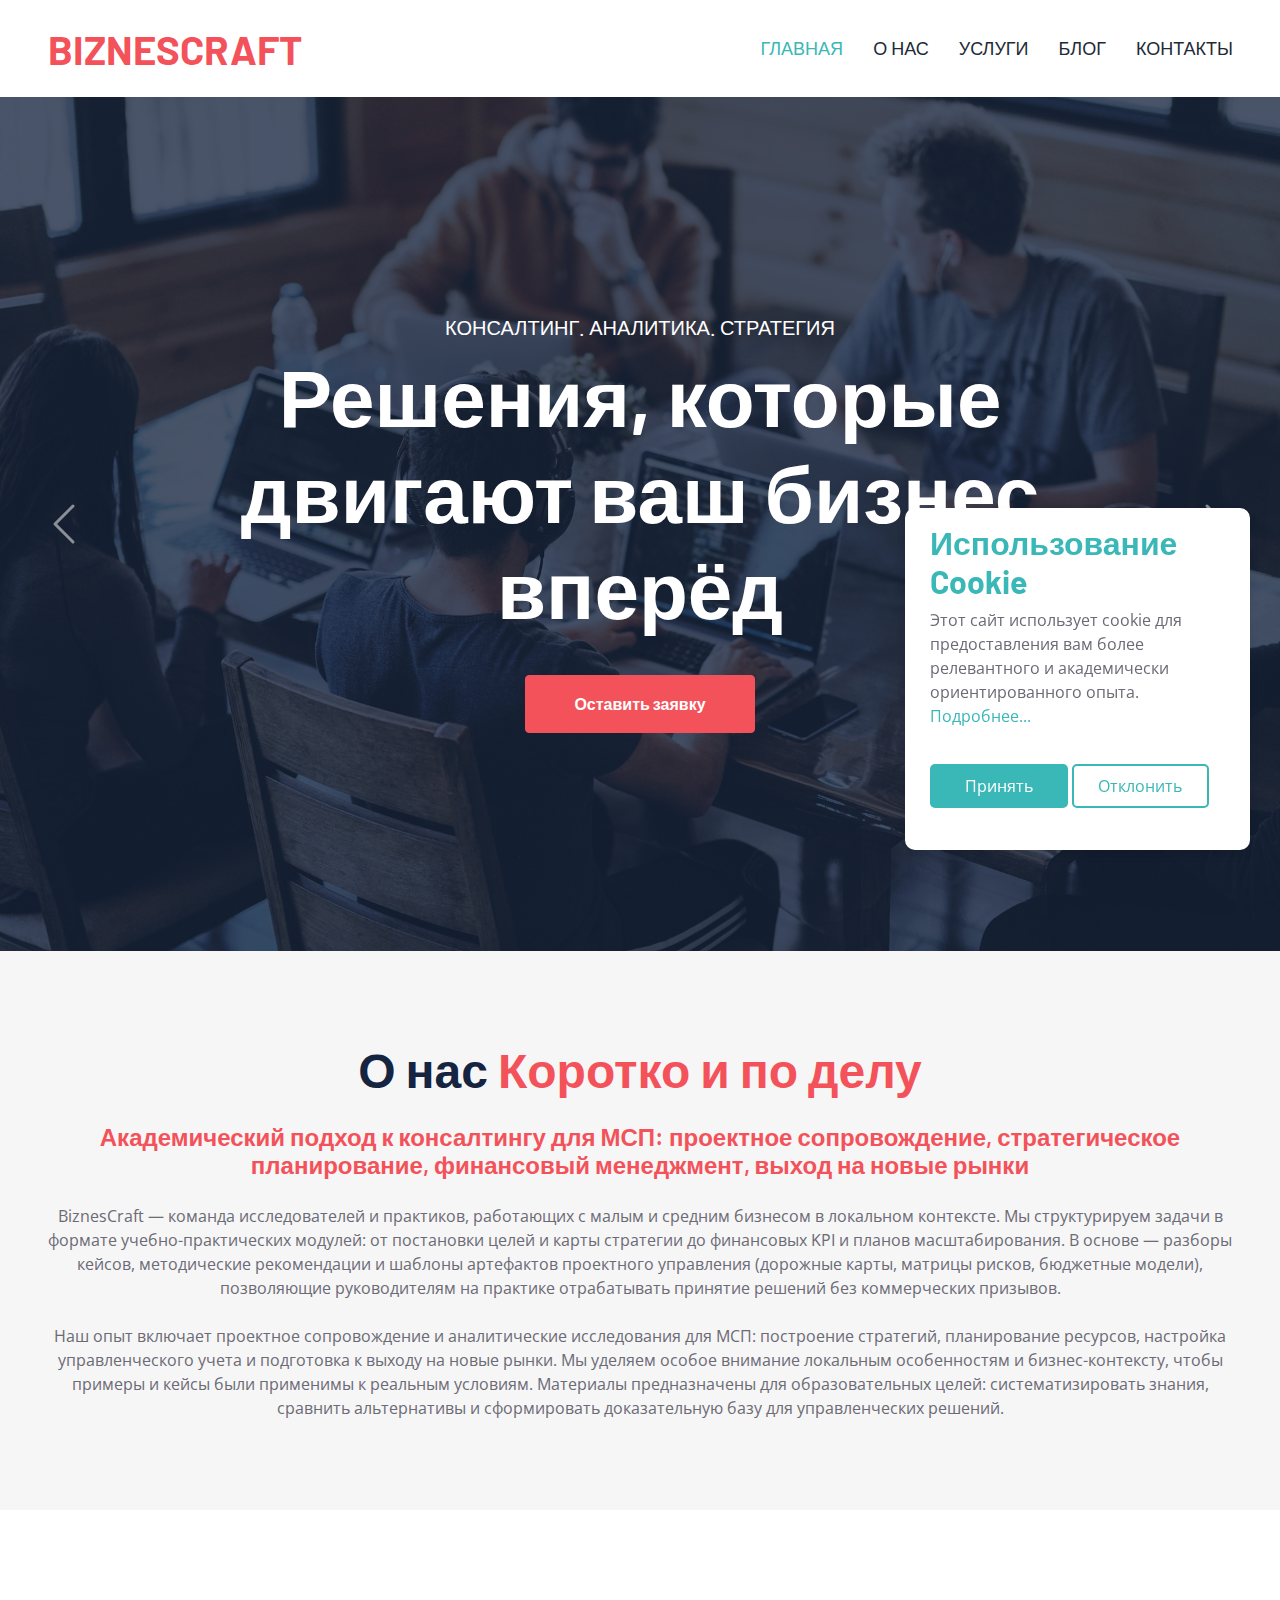
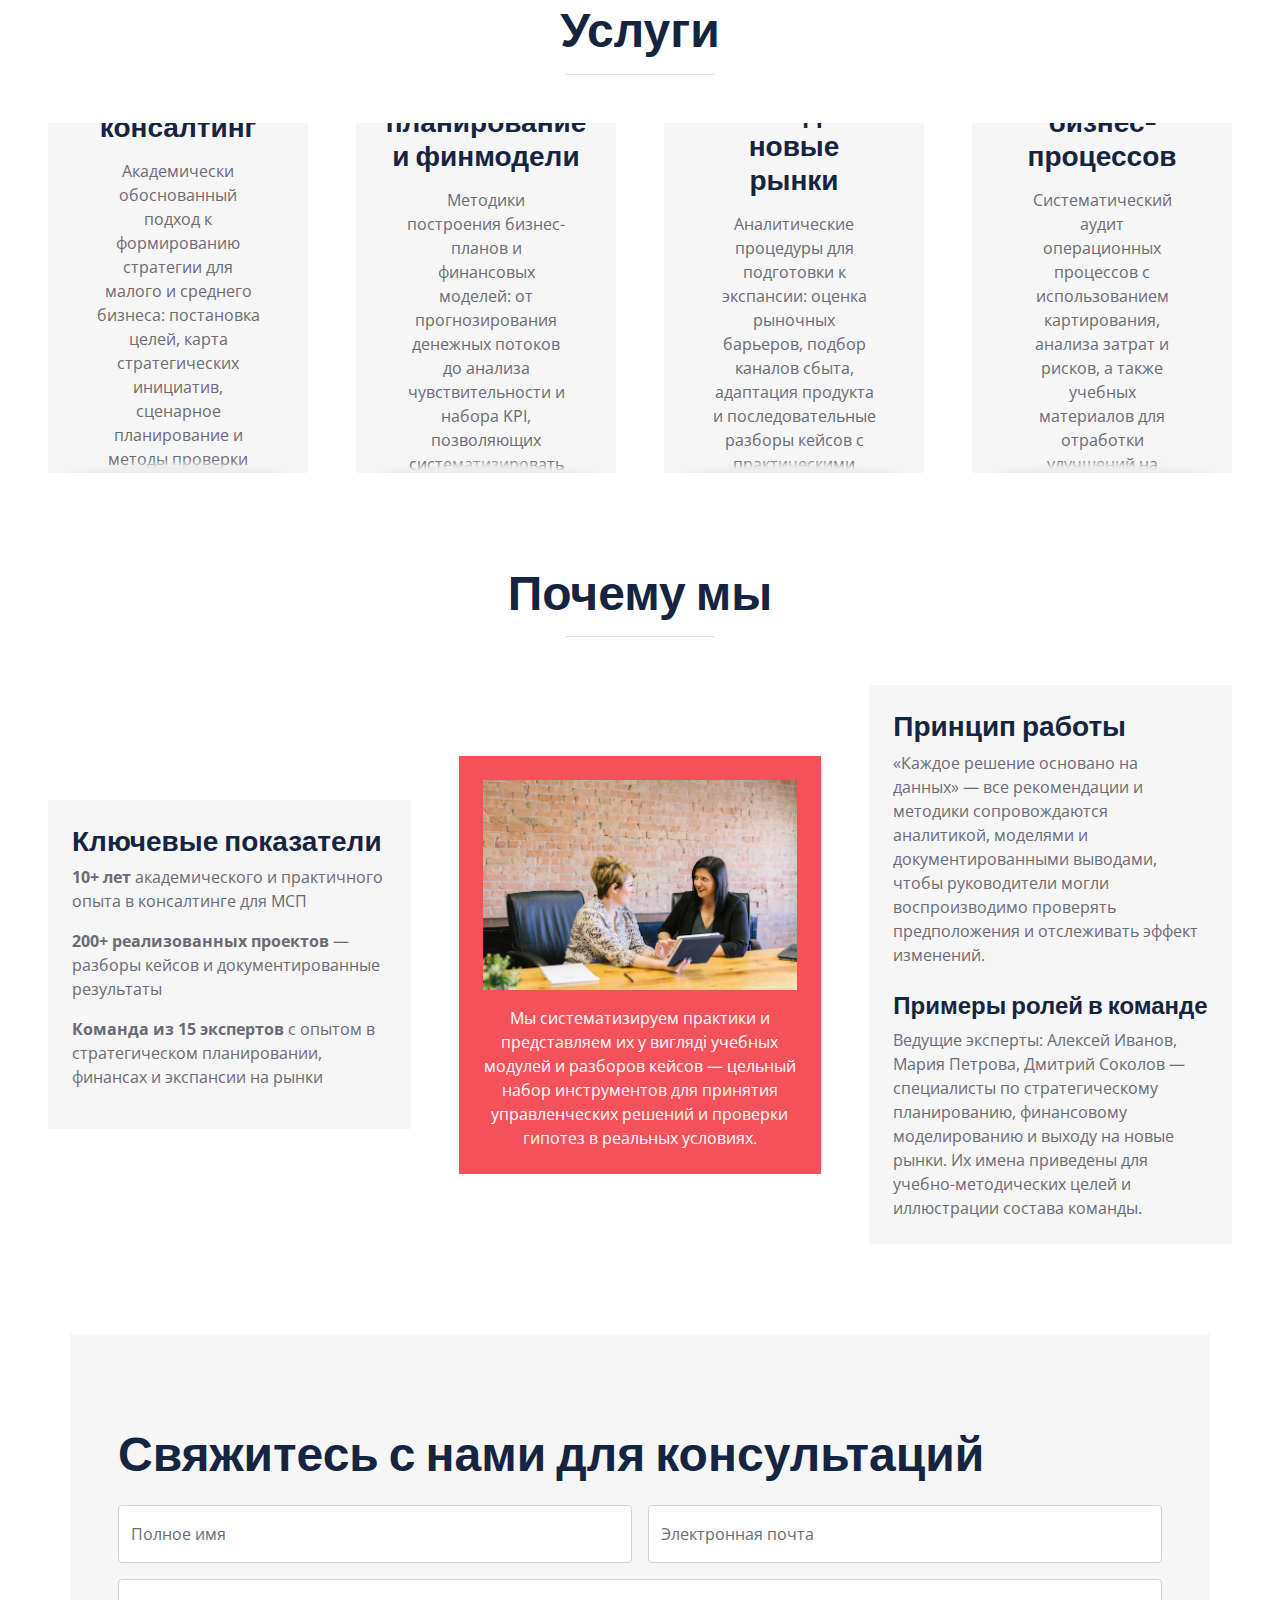
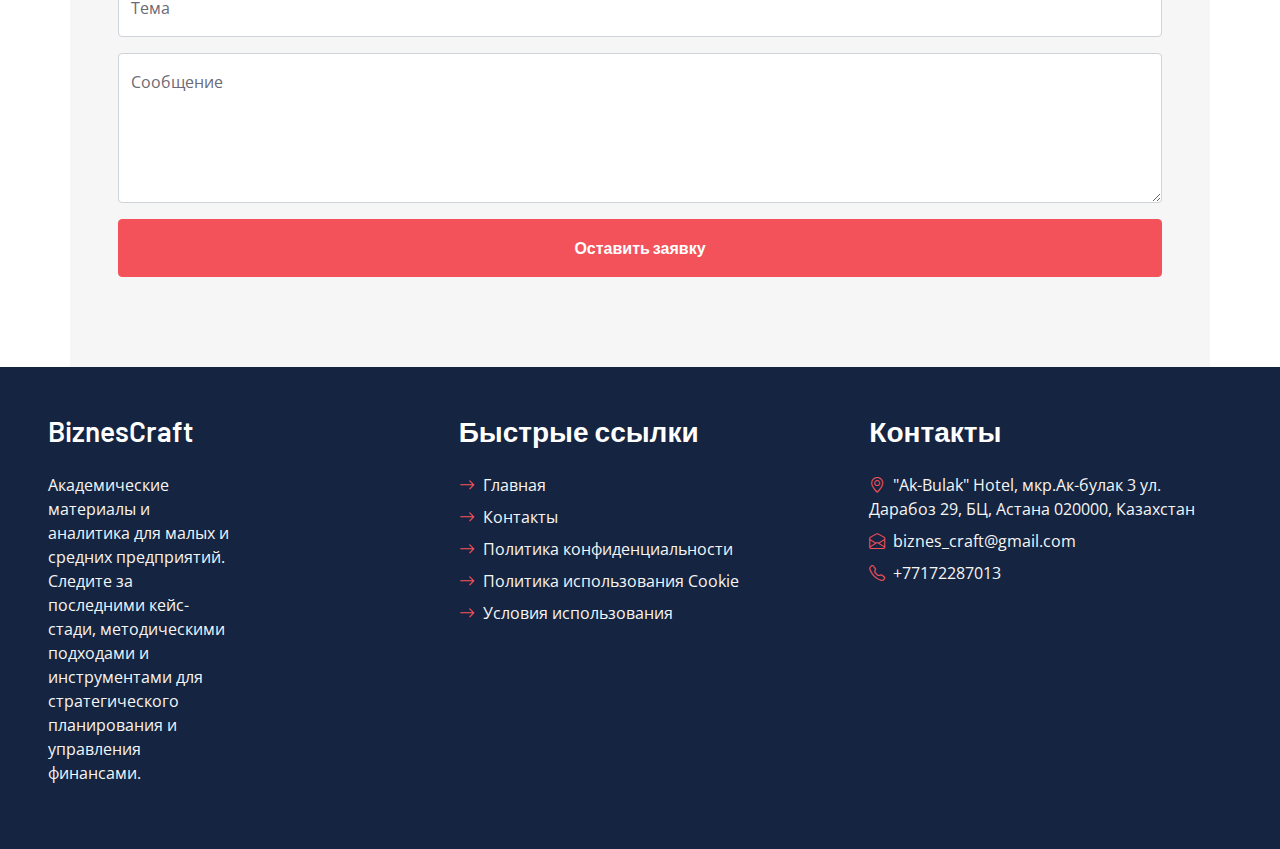
<file: index.html>
<!DOCTYPE html>
<html lang="en">
    <head>
        <meta charset="utf-8" />
        <title>BiznesCraft</title>
        <meta content="width=device-width, initial-scale=1.0" name="viewport" />
        <meta
            name="keywords"
            content="консалтинг для малого и среднего бизнеса, поддержка проектов, стратегическое планирование, финансовый менеджмент, выход на новые рынки, кейсы, экспертиза, операционные улучшения, анализ данных"
        />
        <meta
            name="description"
            content="Консалтинг для МСБ: поддержка проектов, стратегическое планирование, финансовое управление и выход на новые рынки. Упор на экспертизу и реальные кейсы без продажных обещаний."
        />

        <!-- Favicon -->
        <link href="img/favicon.ico" rel="icon" />

        <!-- Google Web Fonts -->
        <link rel="preconnect" href="https://fonts.googleapis.com" />
        <link rel="preconnect" href="https://fonts.gstatic.com" crossorigin />
        <link
            href="https://fonts.googleapis.com/css2?family=Barlow:wght@500;600;700&family=Open+Sans:wght@400;600&display=swap"
            rel="stylesheet"
        />

        <!-- Icon Font Stylesheet -->
        <link
            href="https://cdnjs.cloudflare.com/ajax/libs/font-awesome/5.10.0/css/all.min.css"
            rel="stylesheet"
        />
        <link
            href="https://cdn.jsdelivr.net/npm/bootstrap-icons@1.4.1/font/bootstrap-icons.css"
            rel="stylesheet"
        />

        <!-- Libraries Stylesheet -->
        <link
            href="lib/owlcarousel/assets/owl.carousel.min.css"
            rel="stylesheet"
        />

        <!-- Customized Bootstrap Stylesheet -->
        <link href="css/bootstrap.min.css" rel="stylesheet" />

        <!-- Template Stylesheet -->
        <link href="css/style.css" rel="stylesheet" />
    </head>
    <body>
        <!-- Navbar Start -->
        <nav
            class="navbar navbar-expand-lg bg-white navbar-light shadow-sm px-5 py-3 py-lg-0"
        >
            <a href="index.html" class="navbar-brand p-0">
                <h1 class="m-0 text-uppercase text-primary">BiznesCraft</h1>
            </a>
            <button
                class="navbar-toggler"
                type="button"
                data-bs-toggle="collapse"
                data-bs-target="#navbarCollapse"
            >
                <span class="navbar-toggler-icon"></span>
            </button>
            <div class="collapse navbar-collapse" id="navbarCollapse">
                <div class="navbar-nav ms-auto py-0 me-n3">
                    <a href="index.html" class="nav-item nav-link active"
                        >Главная</a
                    >
                    <a href="about.html" class="nav-item nav-link">О нас</a>
                    <a href="service.html" class="nav-item nav-link">Услуги</a>
                    <a href="blog.html" class="nav-item nav-link">Блог</a>
                    <a href="contact.html" class="nav-item nav-link"
                        >Контакты</a
                    >
                </div>
            </div>
        </nav>
        <!-- Navbar End -->

        <!-- Hero Start -->
        <div class="container-fluid p-0">
            <div
                id="header-carousel"
                class="carousel slide carousel-fade"
                data-bs-ride="carousel"
            >
                <div class="carousel-inner">
                    <div class="carousel-item active">
                        <img
                            class="w-100"
                            src="img/carousel-1.jpg"
                            alt="Image"
                        />
                        <div
                            class="carousel-caption d-flex flex-column align-items-center justify-content-center"
                        >
                            <div
                                class="p-3 text-center"
                                style="max-width: 900px"
                            >
                                <h5 class="text-white text-uppercase">
                                    Консалтинг. Аналитика. Стратегия
                                </h5>
                                <h1 class="display-1 text-white mb-md-4">
                                    Решения, которые двигают ваш бизнес вперёд
                                </h1>
                                <a
                                    href="contact.html"
                                    class="btn btn-primary py-3 px-5 mt-3"
                                >
                                    Оставить заявку
                                </a>
                            </div>
                        </div>
                    </div>
                    <div class="carousel-item">
                        <img
                            class="w-100"
                            src="img/carousel-2.jpg"
                            alt="Image"
                        />
                        <div
                            class="carousel-caption d-flex flex-column align-items-center justify-content-center"
                        >
                            <div
                                class="p-3 text-center"
                                style="max-width: 900px"
                            >
                                <h5 class="text-white text-uppercase">
                                    Консалтинг. Аналитика. Стратегия
                                </h5>
                                <h1 class="display-1 text-white mb-md-4">
                                    Решения, которые двигают ваш бизнес вперёд
                                </h1>
                                <a
                                    href="contact.html"
                                    class="btn btn-primary py-3 px-5 mt-3"
                                >
                                    Оставить заявку
                                </a>
                            </div>
                        </div>
                    </div>
                </div>
                <button
                    class="carousel-control-prev"
                    type="button"
                    data-bs-target="#header-carousel"
                    data-bs-slide="prev"
                >
                    <span
                        class="carousel-control-prev-icon"
                        aria-hidden="true"
                    ></span>
                    <span class="visually-hidden">Предыдущий</span>
                </button>
                <button
                    class="carousel-control-next"
                    type="button"
                    data-bs-target="#header-carousel"
                    data-bs-slide="next"
                >
                    <span
                        class="carousel-control-next-icon"
                        aria-hidden="true"
                    ></span>
                    <span class="visually-hidden">Следующий</span>
                </button>
            </div>
        </div>
        <!-- Hero End -->

        <!-- About Start -->
        <div class="container-fluid bg-secondary p-0">
            <div class="row g-0">
                <div class="col-lg-12 py-6 px-5 text-center">
                    <h1 class="display-5 mb-4">
                        О нас
                        <span class="text-primary">Коротко и по делу</span>
                    </h1>
                    <h4 class="text-primary mb-4">
                        Академический подход к консалтингу для МСП: проектное
                        сопровождение, стратегическое планирование, финансовый
                        менеджмент, выход на новые рынки
                    </h4>
                    <p class="mb-4">
                        BiznesCraft — команда исследователей и практиков,
                        работающих с малым и средним бизнесом в локальном
                        контексте. Мы структурируем задачи в формате
                        учебно-практических модулей: от постановки целей и карты
                        стратегии до финансовых KPI и планов масштабирования. В
                        основе — разборы кейсов, методические рекомендации и
                        шаблоны артефактов проектного управления (дорожные
                        карты, матрицы рисков, бюджетные модели), позволяющие
                        руководителям на практике отрабатывать принятие решений
                        без коммерческих призывов.
                    </p>
                    <p class="mb-0">
                        Наш опыт включает проектное сопровождение и
                        аналитические исследования для МСП: построение
                        стратегий, планирование ресурсов, настройка
                        управленческого учета и подготовка к выходу на новые
                        рынки. Мы уделяем особое внимание локальным особенностям
                        и бизнес-контексту, чтобы примеры и кейсы были применимы
                        к реальным условиям. Материалы предназначены для
                        образовательных целей: систематизировать знания,
                        сравнить альтернативы и сформировать доказательную базу
                        для управленческих решений.
                    </p>
                </div>
            </div>
        </div>
        <!-- About End -->

        <!-- Services Start -->
        <div class="container-fluid pt-6 px-5">
            <div class="text-center mx-auto mb-5" style="max-width: 600px">
                <h1 class="display-5 mb-0">Услуги</h1>
                <hr class="w-25 mx-auto bg-primary" />
            </div>
            <div class="row g-5">
                <div class="col-lg-3 col-md-6">
                    <div class="service-item bg-secondary text-center px-5">
                        <h3 class="mb-3">Стратегический консалтинг</h3>
                        <p class="mb-0">
                            Академически обоснованный подход к формированию
                            стратегии для малого и среднего бизнеса: постановка
                            целей, карта стратегических инициатив, сценарное
                            планирование и методы проверки гипотез на основе
                            реальных кейсов.
                        </p>
                    </div>
                </div>

                <div class="col-lg-3 col-md-6">
                    <div class="service-item bg-secondary text-center px-5">
                        <h3 class="mb-3">Бизнес-планирование и финмодели</h3>
                        <p class="mb-0">
                            Методики построения бизнес-планов и финансовых
                            моделей: от прогнозирования денежных потоков до
                            анализа чувствительности и набора KPI, позволяющих
                            систематизировать управленческие решения.
                        </p>
                    </div>
                </div>

                <div class="col-lg-3 col-md-6">
                    <div class="service-item bg-secondary text-center px-5">
                        <h3 class="mb-3">Выход на новые рынки</h3>
                        <p class="mb-0">
                            Аналитические процедуры для подготовки к экспансии:
                            оценка рыночных барьеров, подбор каналов сбыта,
                            адаптация продукта и последовательные разборы кейсов
                            с практическими выводами.
                        </p>
                    </div>
                </div>

                <div class="col-lg-3 col-md-6">
                    <div class="service-item bg-secondary text-center px-5">
                        <h3 class="mb-3">Аудит бизнес-процессов</h3>
                        <p class="mb-0">
                            Систематический аудит операционных процессов с
                            использованием картирования, анализа затрат и
                            рисков, а также учебных материалов для отработки
                            улучшений на практических кейсах.
                        </p>
                    </div>
                </div>
            </div>
        </div>
        <!-- Services End -->

        <!-- Features Start -->
        <div class="container-fluid py-6 px-5">
            <div class="text-center mx-auto mb-5" style="max-width: 600px">
                <h1 class="display-5 mb-0">Почему мы</h1>
                <hr class="w-25 mx-auto bg-primary" />
            </div>
            <div class="row g-5 align-items-center">
                <div class="col-lg-4">
                    <div class="bg-secondary p-4 h-100">
                        <h3>Ключевые показатели</h3>
                        <ul class="list-unstyled mb-0">
                            <li class="mb-3">
                                <strong>10+ лет</strong> академического и
                                практичного опыта в консалтинге для МСП
                            </li>
                            <li class="mb-3">
                                <strong>200+ реализованных проектов</strong> —
                                разборы кейсов и документированные результаты
                            </li>
                            <li class="mb-3">
                                <strong>Команда из 15 экспертов</strong> с
                                опытом в стратегическом планировании, финансах и
                                экспансии на рынки
                            </li>
                        </ul>
                    </div>
                </div>

                <div class="col-lg-4 text-center">
                    <div class="d-block bg-primary h-100 text-center p-4">
                        <img
                            class="img-fluid mb-3"
                            src="img/feature.jpg"
                            alt=""
                        />
                        <p class="text-white mb-0">
                            Мы систематизируем практики и представляем их у
                            вигляді учебных модулей и разборов кейсов — цельный
                            набор инструментов для принятия управленческих
                            решений и проверки гипотез в реальных условиях.
                        </p>
                    </div>
                </div>

                <div class="col-lg-4">
                    <div class="bg-secondary p-4 h-100">
                        <h3>Принцип работы</h3>
                        <p class="mb-3">
                            «Каждое решение основано на данных» — все
                            рекомендации и методики сопровождаются аналитикой,
                            моделями и документированными выводами, чтобы
                            руководители могли воспроизводимо проверять
                            предположения и отслеживать эффект изменений.
                        </p>

                        <h4 class="mt-4 mb-2">Примеры ролей в команде</h4>
                        <p class="mb-0">
                            Ведущие эксперты: Алексей Иванов, Мария Петрова,
                            Дмитрий Соколов — специалисты по стратегическому
                            планированию, финансовому моделированию и выходу на
                            новые рынки. Их имена приведены для
                            учебно-методических целей и иллюстрации состава
                            команды.
                        </p>
                    </div>
                </div>
            </div>
        </div>
        <!-- Features End -->

        <!-- Contact Start -->
        <div class="container bg-secondary px-0">
            <div class="row g-0">
                <div class="col-lg-12 py-6 px-5">
                    <h1 class="display-5 mb-4">
                        Свяжитесь с нами для консультаций
                    </h1>
                    <form action="thanks.html" method="get">
                        <div class="row g-3">
                            <div class="col-6">
                                <div class="form-floating">
                                    <input
                                        type="text"
                                        class="form-control"
                                        id="form-floating-1"
                                        placeholder="Иван Иванов"
                                        required
                                    />
                                    <label for="form-floating-1"
                                        >Полное имя</label
                                    >
                                </div>
                            </div>
                            <div class="col-6">
                                <div class="form-floating">
                                    <input
                                        type="email"
                                        class="form-control"
                                        placeholder="name@example.com"
                                        id="email"
                                        required
                                    />
                                    <label for="email">Электронная почта</label>
                                </div>
                            </div>
                            <div class="col-12">
                                <div class="form-floating">
                                    <input
                                        type="text"
                                        class="form-control"
                                        id="form-floating-3"
                                        placeholder="Тема"
                                        required
                                    />
                                    <label for="form-floating-3">Тема</label>
                                </div>
                            </div>
                            <div class="col-12">
                                <div class="form-floating">
                                    <textarea
                                        class="form-control"
                                        placeholder="Сообщение"
                                        id="form-floating-4"
                                        style="height: 150px"
                                        required
                                    ></textarea>
                                    <label for="form-floating-4"
                                        >Сообщение</label
                                    >
                                </div>
                            </div>
                            <div class="col-12">
                                <button
                                    class="btn btn-primary w-100 py-3"
                                    type="submit"
                                    id="submit"
                                >
                                    Оставить заявку
                                </button>
                            </div>
                        </div>
                    </form>
                </div>
            </div>
        </div>
        <!-- Contact End -->

        <!-- Footer Start -->
        <div class="container-fluid bg-dark text-secondary p-5">
            <div class="row g-5">
                <div class="col-lg-4 col-md-6">
                    <h3 class="text-white mb-4">BiznesCraft</h3>
                    <div
                        style="width: 50%"
                        class="d-flex flex-column justify-content-start"
                    >
                        <p>
                            Академические материалы и аналитика для малых и
                            средних предприятий. Следите за последними
                            кейс-стади, методическими подходами и инструментами
                            для стратегического планирования и управления
                            финансами.
                        </p>
                    </div>
                </div>
                <div class="col-lg-4 col-md-6">
                    <h3 class="text-white mb-4">Быстрые ссылки</h3>
                    <div class="d-flex flex-column justify-content-start">
                        <a class="text-secondary mb-2" href="#"
                            ><i class="bi bi-arrow-right text-primary me-2"></i
                            >Главная</a
                        >
                        <a class="text-secondary mb-2" href="contact.html"
                            ><i class="bi bi-arrow-right text-primary me-2"></i
                            >Контакты</a
                        >
                        <a
                            class="text-secondary mb-2"
                            href="privacy-policy.html"
                            ><i class="bi bi-arrow-right text-primary me-2"></i
                            >Политика конфиденциальности</a
                        >
                        <a class="text-secondary mb-2" href="cookie-policy.html"
                            ><i class="bi bi-arrow-right text-primary me-2"></i
                            >Политика использования Cookie</a
                        >
                        <a class="text-secondary" href="terms-of-use.html"
                            ><i class="bi bi-arrow-right text-primary me-2"></i
                            >Условия использования</a
                        >
                    </div>
                </div>
                <div class="col-lg-4 col-md-6">
                    <h3 class="text-white mb-4">Контакты</h3>
                    <p class="mb-2">
                        <i class="bi bi-geo-alt text-primary me-2"></i
                        >"Ak-Bulak" Hotel, мкр.Ак-булак 3 ул. Дарабоз 29, БЦ,
                        Астана 020000, Казахстан
                    </p>
                    <p class="mb-2">
                        <i class="bi bi-envelope-open text-primary me-2"></i
                        >biznes_craft@gmail.com
                    </p>
                    <p class="mb-0">
                        <i class="bi bi-telephone text-primary me-2"></i
                        >+77172287013
                    </p>
                </div>
            </div>
        </div>
        <!-- Footer End -->

        <!-- Cookie banner -->
        <div class="cookie-wrapper show">
            <header>
                <i class="bx bx-cookie"></i>
                <h2>Использование Cookie</h2>
            </header>

            <div class="data">
                <p>
                    Этот сайт использует cookie для предоставления вам более
                    релевантного и академически ориентированного опыта.
                    <a href="cookie-policy.html">Подробнее...</a>
                </p>
            </div>

            <div class="buttons">
                <button class="cookie-button" id="acceptBtn">Принять</button>
                <button class="cookie-button" id="declineBtn">Отклонить</button>
            </div>
        </div>
        <!-- End Cookie banner -->

        <!-- Back to Top -->
        <a
            href="#"
            class="btn btn-lg btn-primary btn-lg-square rounded-circle back-to-top"
            ><i class="bi bi-arrow-up"></i
        ></a>

        <!-- JavaScript Libraries -->
        <script src="https://code.jquery.com/jquery-3.4.1.min.js"></script>
        <script src="https://cdn.jsdelivr.net/npm/bootstrap@5.0.0/dist/js/bootstrap.bundle.min.js"></script>
        <script src="lib/easing/easing.min.js"></script>
        <script src="lib/waypoints/waypoints.min.js"></script>
        <script src="lib/owlcarousel/owl.carousel.min.js"></script>

        <!-- Template Javascript -->
        <script src="js/main.js"></script>
        <script src="js/cookiebanner.js"></script>
    </body>
</html>
</file>
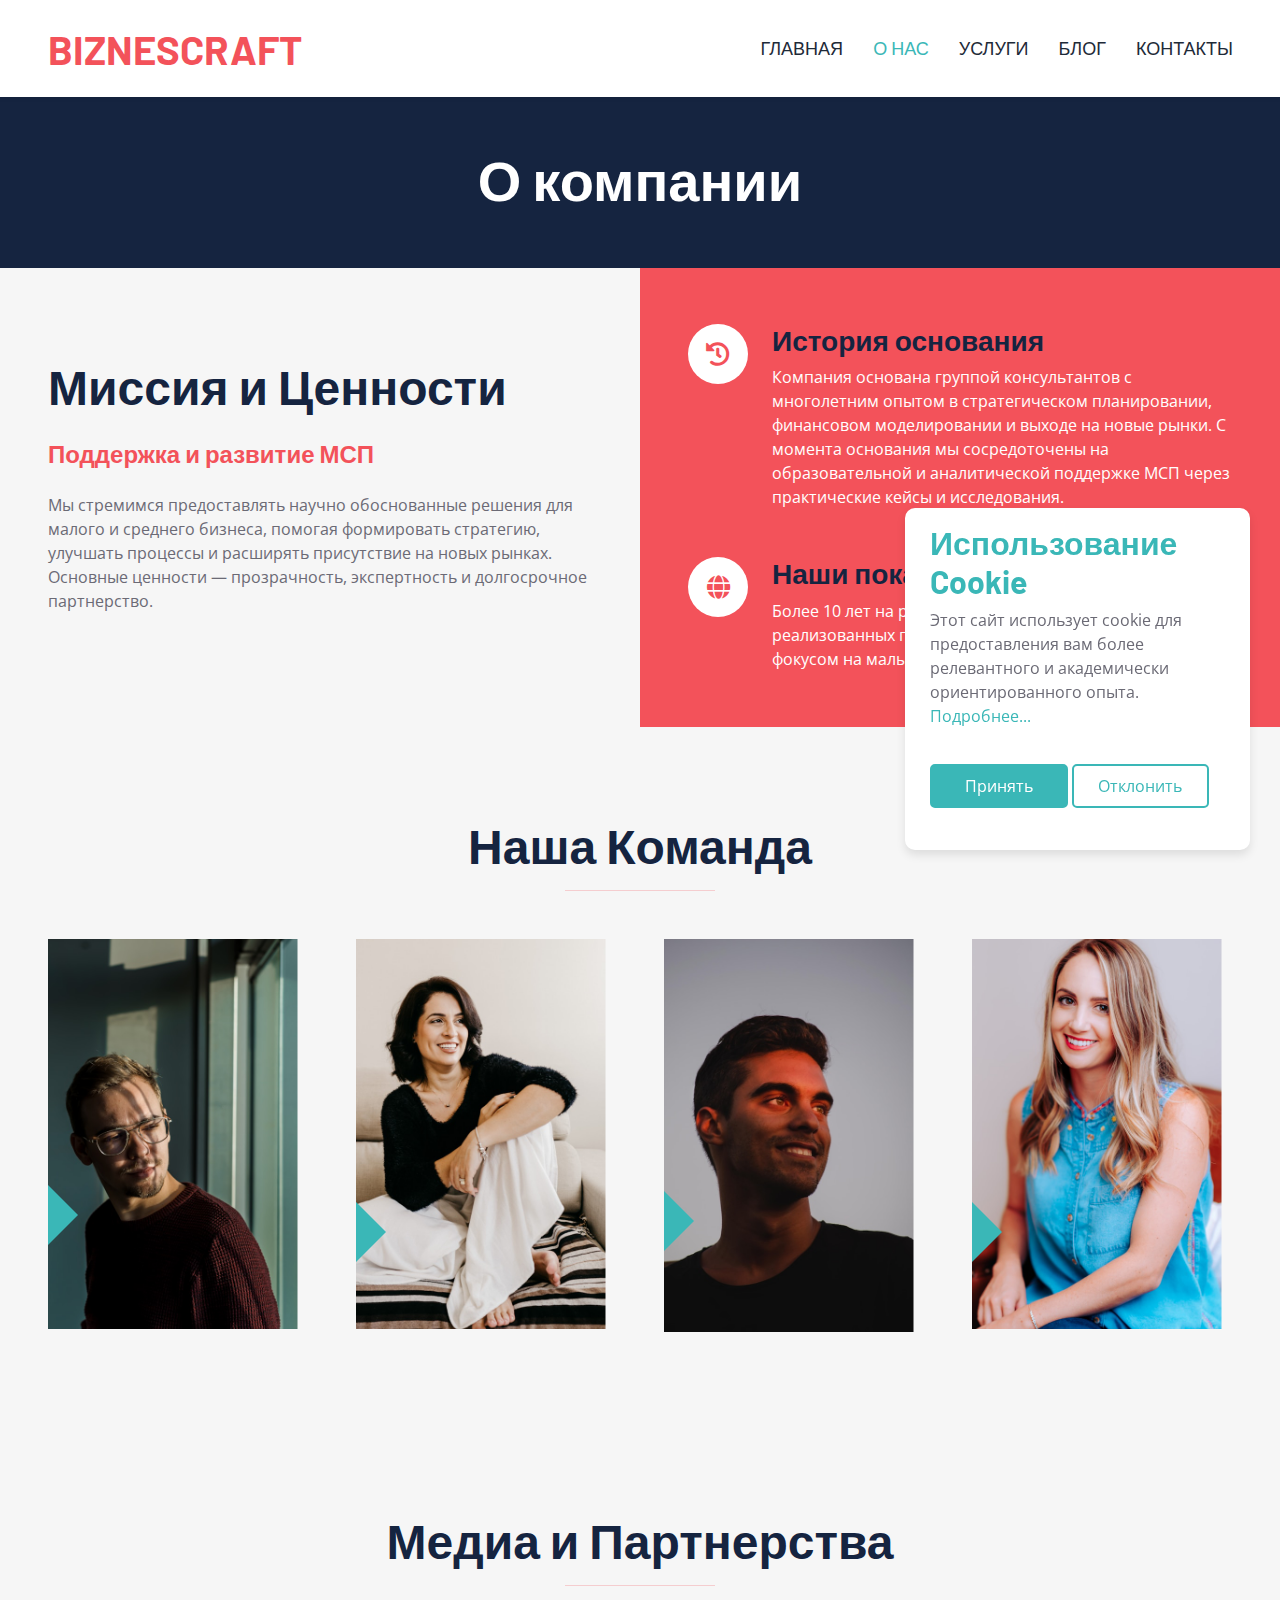
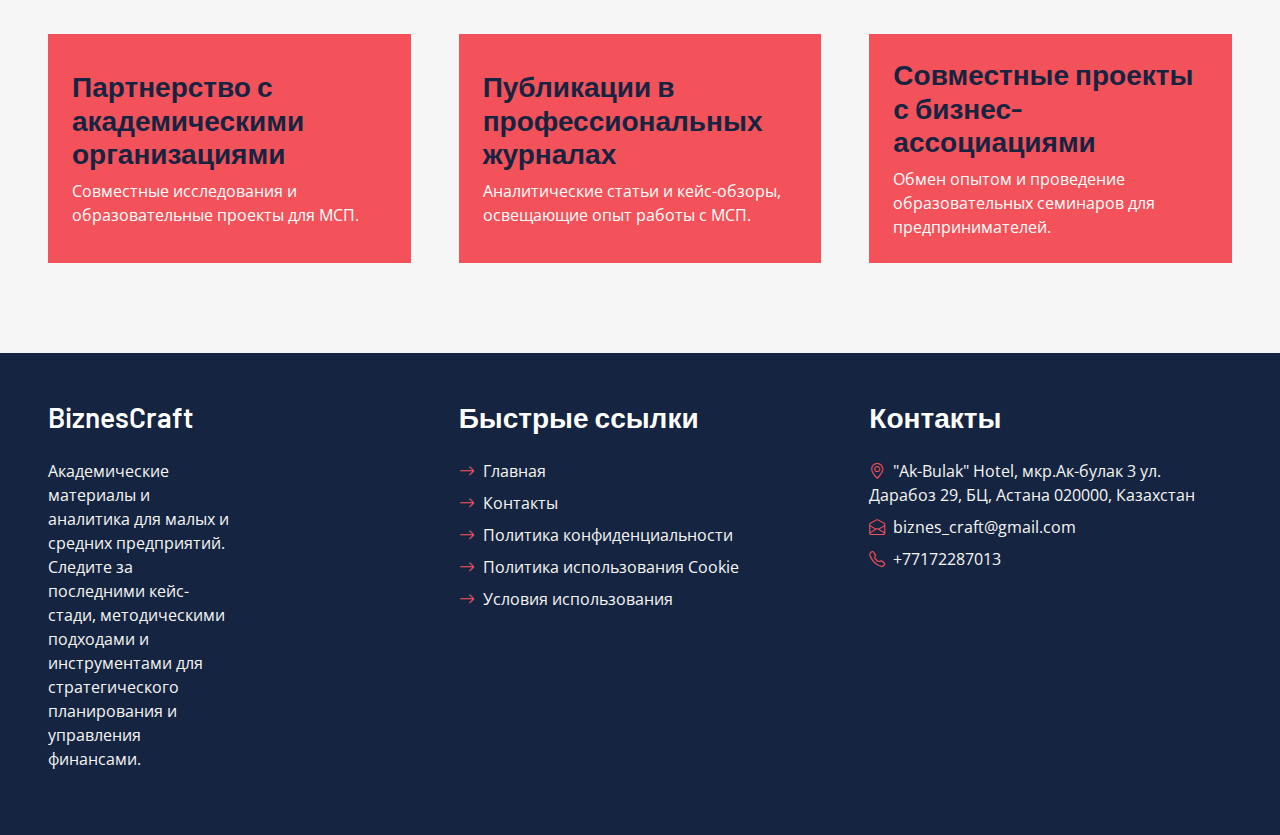
<file: about.html>
<!DOCTYPE html>
<html lang="en">
    <head>
        <meta charset="utf-8" />
        <title>BiznesCraft</title>
        <meta content="width=device-width, initial-scale=1.0" name="viewport" />
        <meta
            name="keywords"
            content="консалтинг для малого и среднего бизнеса, поддержка проектов, стратегическое планирование, финансовый менеджмент, выход на новые рынки, кейсы, экспертиза, операционные улучшения, анализ данных"
        />
        <meta
            name="description"
            content="Консалтинг для МСБ: поддержка проектов, стратегическое планирование, финансовое управление и выход на новые рынки. Упор на экспертизу и реальные кейсы без продажных обещаний."
        />

        <!-- Favicon -->
        <link href="img/favicon.ico" rel="icon" />

        <!-- Google Web Fonts -->
        <link rel="preconnect" href="https://fonts.googleapis.com" />
        <link rel="preconnect" href="https://fonts.gstatic.com" crossorigin />
        <link
            href="https://fonts.googleapis.com/css2?family=Barlow:wght@500;600;700&family=Open+Sans:wght@400;600&display=swap"
            rel="stylesheet"
        />

        <!-- Icon Font Stylesheet -->
        <link
            href="https://cdnjs.cloudflare.com/ajax/libs/font-awesome/5.10.0/css/all.min.css"
            rel="stylesheet"
        />
        <link
            href="https://cdn.jsdelivr.net/npm/bootstrap-icons@1.4.1/font/bootstrap-icons.css"
            rel="stylesheet"
        />

        <!-- Libraries Stylesheet -->
        <link
            href="lib/owlcarousel/assets/owl.carousel.min.css"
            rel="stylesheet"
        />

        <!-- Customized Bootstrap Stylesheet -->
        <link href="css/bootstrap.min.css" rel="stylesheet" />

        <!-- Template Stylesheet -->
        <link href="css/style.css" rel="stylesheet" />
    </head>
    <body>
        <!-- Navbar Start -->
        <nav
            class="navbar navbar-expand-lg bg-white navbar-light shadow-sm px-5 py-3 py-lg-0"
        >
            <a href="index.html" class="navbar-brand p-0">
                <h1 class="m-0 text-uppercase text-primary">BiznesCraft</h1>
            </a>
            <button
                class="navbar-toggler"
                type="button"
                data-bs-toggle="collapse"
                data-bs-target="#navbarCollapse"
            >
                <span class="navbar-toggler-icon"></span>
            </button>
            <div class="collapse navbar-collapse" id="navbarCollapse">
                <div class="navbar-nav ms-auto py-0 me-n3">
                    <a href="index.html" class="nav-item nav-link">Главная</a>
                    <a href="about.html" class="nav-item nav-link active"
                        >О нас</a
                    >
                    <a href="service.html" class="nav-item nav-link">Услуги</a>
                    <a href="blog.html" class="nav-item nav-link">Блог</a>
                    <a href="contact.html" class="nav-item nav-link"
                        >Контакты</a
                    >
                </div>
            </div>
        </nav>
        <!-- Navbar End -->

        <!-- Page Header Start -->
        <div class="container-fluid bg-dark p-5">
            <div class="row">
                <div class="col-12 text-center">
                    <h1 class="display-4 text-white">О компании</h1>
                </div>
            </div>
        </div>
        <!-- Page Header End -->

        <!-- About Start -->
        <div class="container-fluid bg-secondary p-0">
            <div class="row g-0">
                <div class="col-lg-6 py-6 px-5">
                    <h1 class="display-5 mb-4">Миссия и Ценности</h1>
                    <h4 class="text-primary mb-4">Поддержка и развитие МСП</h4>
                    <p class="mb-4">
                        Мы стремимся предоставлять научно обоснованные решения
                        для малого и среднего бизнеса, помогая формировать
                        стратегию, улучшать процессы и расширять присутствие на
                        новых рынках. Основные ценности — прозрачность,
                        экспертность и долгосрочное партнерство.
                    </p>
                </div>
                <div class="col-lg-6">
                    <div
                        class="h-100 d-flex flex-column justify-content-center bg-primary p-5"
                    >
                        <div class="d-flex text-white mb-5">
                            <div
                                class="d-flex flex-shrink-0 align-items-center justify-content-center bg-white text-primary rounded-circle mx-auto mb-4"
                                style="width: 60px; height: 60px"
                            >
                                <i class="fa fa-history fs-4"></i>
                            </div>
                            <div class="ps-4">
                                <h3>История основания</h3>
                                <p class="mb-0">
                                    Компания основана группой консультантов с
                                    многолетним опытом в стратегическом
                                    планировании, финансовом моделировании и
                                    выходе на новые рынки. С момента основания
                                    мы сосредоточены на образовательной и
                                    аналитической поддержке МСП через
                                    практические кейсы и исследования.
                                </p>
                            </div>
                        </div>
                        <div class="d-flex text-white">
                            <div
                                class="d-flex flex-shrink-0 align-items-center justify-content-center bg-white text-primary rounded-circle mx-auto mb-4"
                                style="width: 60px; height: 60px"
                            >
                                <i class="fa fa-globe fs-4"></i>
                            </div>
                            <div class="ps-4">
                                <h3>Наши показатели</h3>
                                <p class="mb-0">
                                    Более 10 лет на рынке консалтинга, более 250
                                    успешно реализованных проектов, присутствие
                                    в 5 регионах с фокусом на малый и средний
                                    бизнес.
                                </p>
                            </div>
                        </div>
                    </div>
                </div>
            </div>

            <!-- Team Section -->
            <div class="container-fluid py-6 px-5">
                <div class="text-center mx-auto mb-5" style="max-width: 600px">
                    <h1 class="display-5 mb-0">Наша Команда</h1>
                    <hr class="w-25 mx-auto bg-primary" />
                </div>
                <div class="row g-5">
                    <div class="col-lg-3">
                        <div
                            class="team-item position-relative overflow-hidden"
                        >
                            <img
                                class="img-fluid w-100"
                                src="img/team-1.jpg"
                                alt=""
                            />
                            <div
                                class="team-text w-100 position-absolute top-50 text-center bg-primary p-4"
                            >
                                <h3 class="text-white">Иван Петров</h3>
                                <p class="text-white text-uppercase mb-0">
                                    Эксперт по стратегическому планированию
                                </p>
                            </div>
                        </div>
                    </div>
                    <div class="col-lg-3">
                        <div
                            class="team-item position-relative overflow-hidden"
                        >
                            <img
                                class="img-fluid w-100"
                                src="img/team-2.jpg"
                                alt=""
                            />
                            <div
                                class="team-text w-100 position-absolute top-50 text-center bg-primary p-4"
                            >
                                <h3 class="text-white">Анна Сидорова</h3>
                                <p class="text-white text-uppercase mb-0">
                                    Специалист по финансовому моделированию
                                </p>
                            </div>
                        </div>
                    </div>
                    <div class="col-lg-3">
                        <div
                            class="team-item position-relative overflow-hidden"
                        >
                            <img
                                class="img-fluid w-100"
                                src="img/team-3.jpg"
                                alt=""
                            />
                            <div
                                class="team-text w-100 position-absolute top-50 text-center bg-primary p-4"
                            >
                                <h3 class="text-white">Дмитрий Кузнецов</h3>
                                <p class="text-white text-uppercase mb-0">
                                    Аналитик по выходу на новые рынки
                                </p>
                            </div>
                        </div>
                    </div>
                    <div class="col-lg-3">
                        <div
                            class="team-item position-relative overflow-hidden"
                        >
                            <img
                                class="img-fluid w-100"
                                src="img/team-4.jpg"
                                alt=""
                            />
                            <div
                                class="team-text w-100 position-absolute top-50 text-center bg-primary p-4"
                            >
                                <h3 class="text-white">Екатерина Морозова</h3>
                                <p class="text-white text-uppercase mb-0">
                                    Консультант по операционным процессам
                                </p>
                            </div>
                        </div>
                    </div>
                </div>
            </div>

            <!-- Media Mentions / Partnerships -->
            <div class="container-fluid py-6 px-5">
                <div class="text-center mx-auto mb-5" style="max-width: 600px">
                    <h1 class="display-5 mb-0">Медиа и Партнерства</h1>
                    <hr class="w-25 mx-auto bg-primary" />
                </div>
                <div class="row g-5">
                    <div class="col-lg-4">
                        <div
                            class="bg-primary text-white p-4 h-100 d-flex flex-column justify-content-center"
                        >
                            <h3>Партнерство с академическими организациями</h3>
                            <p class="mb-0">
                                Совместные исследования и образовательные
                                проекты для МСП.
                            </p>
                        </div>
                    </div>
                    <div class="col-lg-4">
                        <div
                            class="bg-primary text-white p-4 h-100 d-flex flex-column justify-content-center"
                        >
                            <h3>Публикации в профессиональных журналах</h3>
                            <p class="mb-0">
                                Аналитические статьи и кейс-обзоры, освещающие
                                опыт работы с МСП.
                            </p>
                        </div>
                    </div>
                    <div class="col-lg-4">
                        <div
                            class="bg-primary text-white p-4 h-100 d-flex flex-column justify-content-center"
                        >
                            <h3>Совместные проекты с бизнес-ассоциациями</h3>
                            <p class="mb-0">
                                Обмен опытом и проведение образовательных
                                семинаров для предпринимателей.
                            </p>
                        </div>
                    </div>
                </div>
            </div>
        </div>
        <!-- About End -->

        <!-- Footer Start -->
        <div class="container-fluid bg-dark text-secondary p-5">
            <div class="row g-5">
                <div class="col-lg-4 col-md-6">
                    <h3 class="text-white mb-4">BiznesCraft</h3>
                    <div
                        style="width: 50%"
                        class="d-flex flex-column justify-content-start"
                    >
                        <p>
                            Академические материалы и аналитика для малых и
                            средних предприятий. Следите за последними
                            кейс-стади, методическими подходами и инструментами
                            для стратегического планирования и управления
                            финансами.
                        </p>
                    </div>
                </div>
                <div class="col-lg-4 col-md-6">
                    <h3 class="text-white mb-4">Быстрые ссылки</h3>
                    <div class="d-flex flex-column justify-content-start">
                        <a class="text-secondary mb-2" href="#"
                            ><i class="bi bi-arrow-right text-primary me-2"></i
                            >Главная</a
                        >
                        <a class="text-secondary mb-2" href="contact.html"
                            ><i class="bi bi-arrow-right text-primary me-2"></i
                            >Контакты</a
                        >
                        <a
                            class="text-secondary mb-2"
                            href="privacy-policy.html"
                            ><i class="bi bi-arrow-right text-primary me-2"></i
                            >Политика конфиденциальности</a
                        >
                        <a class="text-secondary mb-2" href="cookie-policy.html"
                            ><i class="bi bi-arrow-right text-primary me-2"></i
                            >Политика использования Cookie</a
                        >
                        <a class="text-secondary" href="terms-of-use.html"
                            ><i class="bi bi-arrow-right text-primary me-2"></i
                            >Условия использования</a
                        >
                    </div>
                </div>
                <div class="col-lg-4 col-md-6">
                    <h3 class="text-white mb-4">Контакты</h3>
                    <p class="mb-2">
                        <i class="bi bi-geo-alt text-primary me-2"></i
                        >"Ak-Bulak" Hotel, мкр.Ак-булак 3 ул. Дарабоз 29, БЦ,
                        Астана 020000, Казахстан
                    </p>
                    <p class="mb-2">
                        <i class="bi bi-envelope-open text-primary me-2"></i
                        >biznes_craft@gmail.com
                    </p>
                    <p class="mb-0">
                        <i class="bi bi-telephone text-primary me-2"></i
                        >+77172287013
                    </p>
                </div>
            </div>
        </div>
        <!-- Footer End -->

        <!-- Cookie banner -->
        <div class="cookie-wrapper show">
            <header>
                <i class="bx bx-cookie"></i>
                <h2>Использование Cookie</h2>
            </header>

            <div class="data">
                <p>
                    Этот сайт использует cookie для предоставления вам более
                    релевантного и академически ориентированного опыта.
                    <a href="cookie-policy.html">Подробнее...</a>
                </p>
            </div>

            <div class="buttons">
                <button class="cookie-button" id="acceptBtn">Принять</button>
                <button class="cookie-button" id="declineBtn">Отклонить</button>
            </div>
        </div>
        <!-- End Cookie banner -->

        <!-- Back to Top -->
        <a
            href="#"
            class="btn btn-lg btn-primary btn-lg-square rounded-circle back-to-top"
            ><i class="bi bi-arrow-up"></i
        ></a>

        <!-- JavaScript Libraries -->
        <script src="https://code.jquery.com/jquery-3.4.1.min.js"></script>
        <script src="https://cdn.jsdelivr.net/npm/bootstrap@5.0.0/dist/js/bootstrap.bundle.min.js"></script>
        <script src="lib/easing/easing.min.js"></script>
        <script src="lib/waypoints/waypoints.min.js"></script>
        <script src="lib/owlcarousel/owl.carousel.min.js"></script>

        <!-- Template Javascript -->
        <script src="js/main.js"></script>
        <script src="js/cookiebanner.js"></script>
    </body>
</html>
</file>
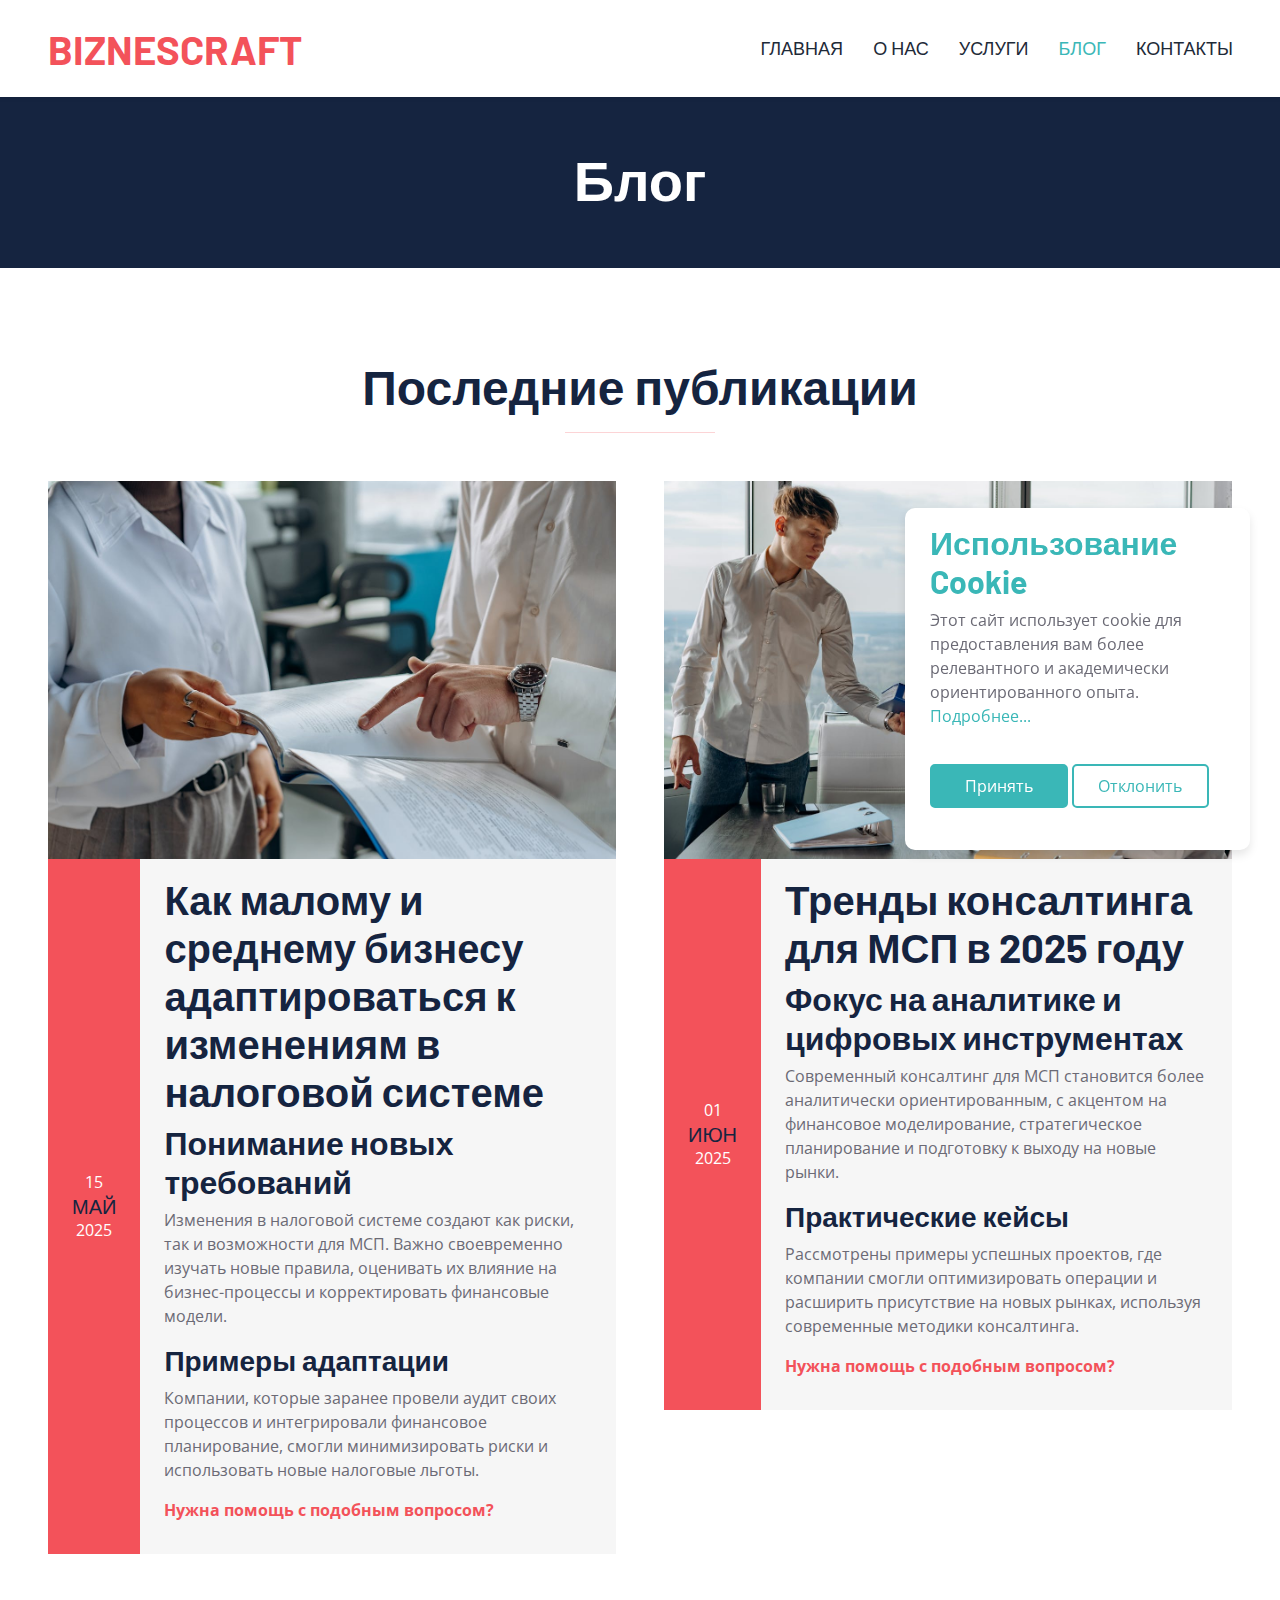
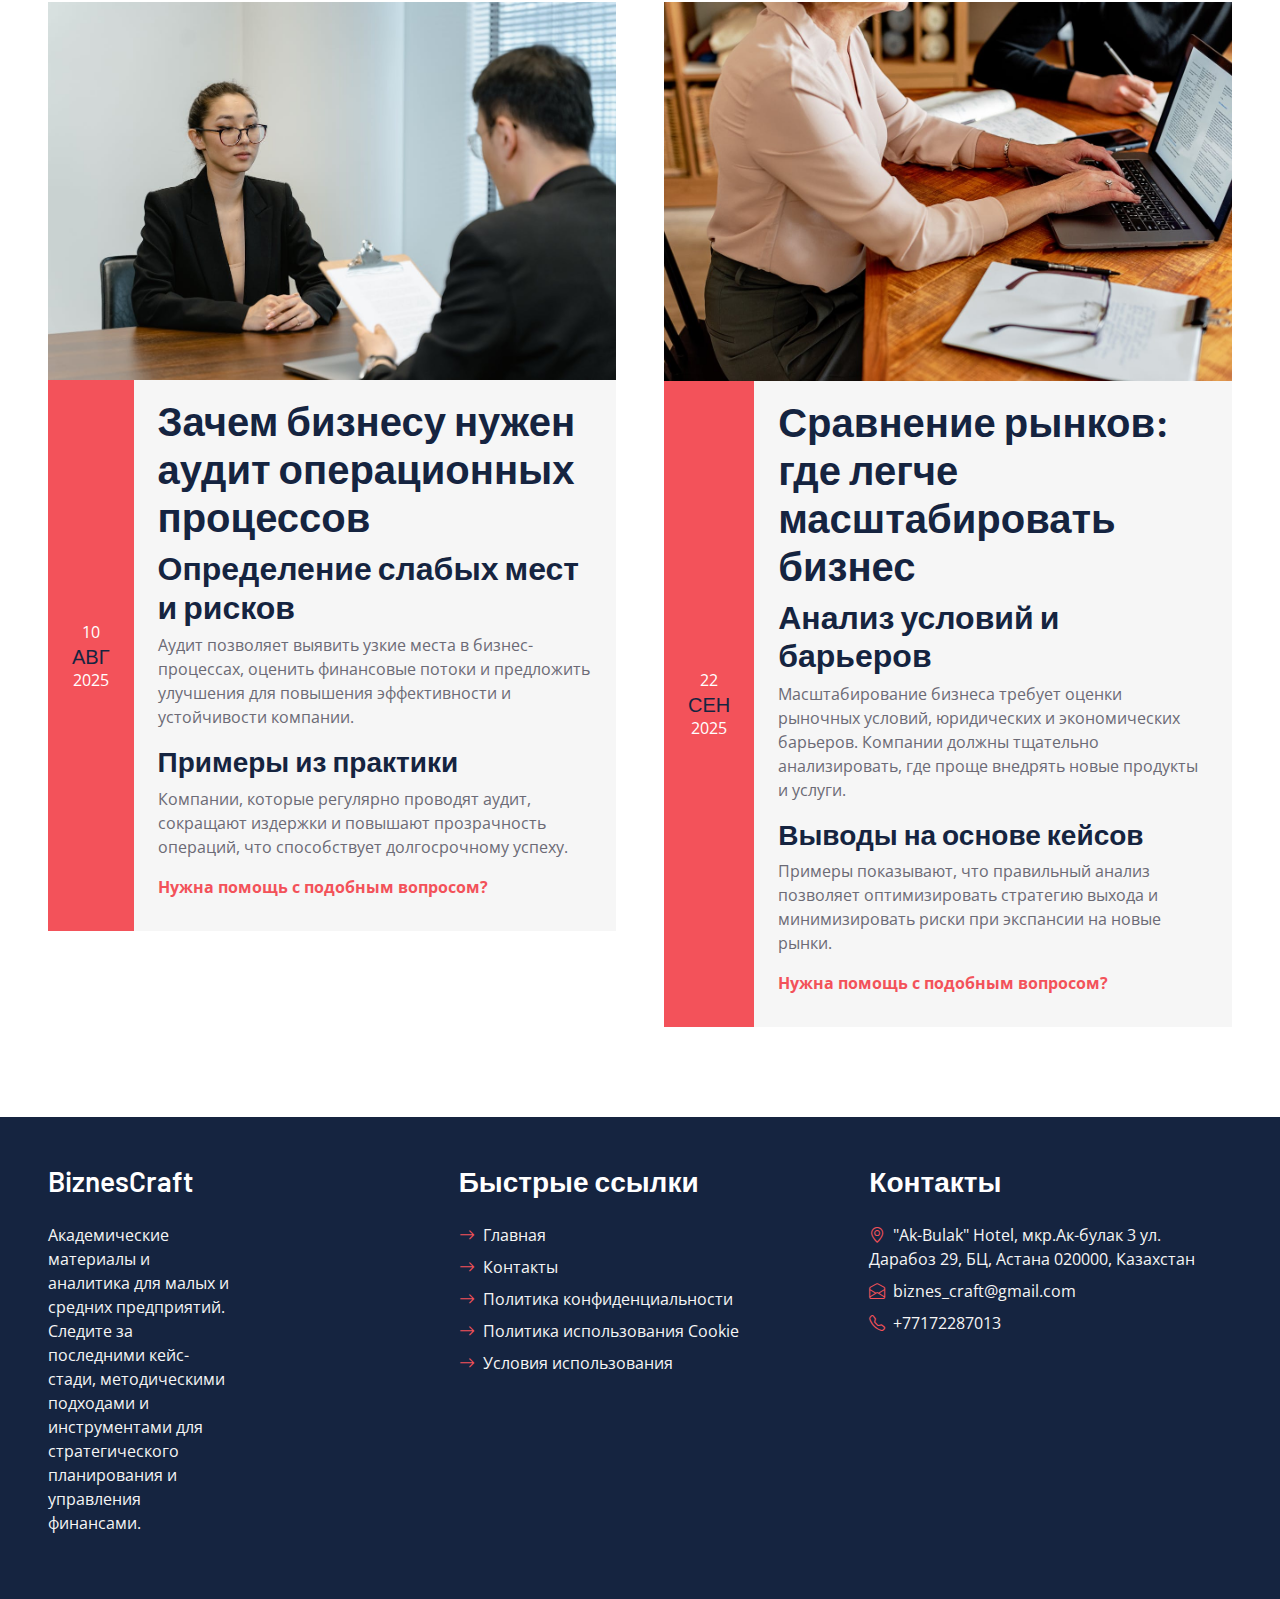
<file: blog.html>
<!DOCTYPE html>
<html lang="en">
    <head>
        <meta charset="utf-8" />
        <title>BiznesCraft</title>
        <meta content="width=device-width, initial-scale=1.0" name="viewport" />
        <meta
            name="keywords"
            content="консалтинг для малого и среднего бизнеса, поддержка проектов, стратегическое планирование, финансовый менеджмент, выход на новые рынки, кейсы, экспертиза, операционные улучшения, анализ данных"
        />
        <meta
            name="description"
            content="Консалтинг для МСБ: поддержка проектов, стратегическое планирование, финансовое управление и выход на новые рынки. Упор на экспертизу и реальные кейсы без продажных обещаний."
        />

        <!-- Favicon -->
        <link href="img/favicon.ico" rel="icon" />

        <!-- Google Web Fonts -->
        <link rel="preconnect" href="https://fonts.googleapis.com" />
        <link rel="preconnect" href="https://fonts.gstatic.com" crossorigin />
        <link
            href="https://fonts.googleapis.com/css2?family=Barlow:wght@500;600;700&family=Open+Sans:wght@400;600&display=swap"
            rel="stylesheet"
        />

        <!-- Icon Font Stylesheet -->
        <link
            href="https://cdnjs.cloudflare.com/ajax/libs/font-awesome/5.10.0/css/all.min.css"
            rel="stylesheet"
        />
        <link
            href="https://cdn.jsdelivr.net/npm/bootstrap-icons@1.4.1/font/bootstrap-icons.css"
            rel="stylesheet"
        />

        <!-- Libraries Stylesheet -->
        <link
            href="lib/owlcarousel/assets/owl.carousel.min.css"
            rel="stylesheet"
        />

        <!-- Customized Bootstrap Stylesheet -->
        <link href="css/bootstrap.min.css" rel="stylesheet" />

        <!-- Template Stylesheet -->
        <link href="css/style.css" rel="stylesheet" />
    </head>
    <body>
        <!-- Navbar Start -->
        <nav
            class="navbar navbar-expand-lg bg-white navbar-light shadow-sm px-5 py-3 py-lg-0"
        >
            <a href="index.html" class="navbar-brand p-0">
                <h1 class="m-0 text-uppercase text-primary">BiznesCraft</h1>
            </a>
            <button
                class="navbar-toggler"
                type="button"
                data-bs-toggle="collapse"
                data-bs-target="#navbarCollapse"
            >
                <span class="navbar-toggler-icon"></span>
            </button>
            <div class="collapse navbar-collapse" id="navbarCollapse">
                <div class="navbar-nav ms-auto py-0 me-n3">
                    <a href="index.html" class="nav-item nav-link">Главная</a>
                    <a href="about.html" class="nav-item nav-link">О нас</a>
                    <a href="service.html" class="nav-item nav-link">Услуги</a>
                    <a href="blog.html" class="nav-item nav-link active"
                        >Блог</a
                    >
                    <a href="contact.html" class="nav-item nav-link"
                        >Контакты</a
                    >
                </div>
            </div>
        </nav>
        <!-- Navbar End -->

        <!-- Page Header Start -->
        <div class="container-fluid bg-dark p-5">
            <div class="row">
                <div class="col-12 text-center">
                    <h1 class="display-4 text-white">Блог</h1>
                </div>
            </div>
        </div>
        <!-- Page Header End -->

        <!-- Blog Start -->
        <div class="container-fluid py-6 px-5">
            <div class="text-center mx-auto mb-5" style="max-width: 600px">
                <h1 class="display-5 mb-0">Последние публикации</h1>
                <hr class="w-25 mx-auto bg-primary" />
            </div>
            <div class="row g-5">
                <!-- Blog Post 1 -->
                <div class="col-lg-6">
                    <div class="blog-item">
                        <div class="position-relative overflow-hidden">
                            <img
                                class="img-fluid"
                                src="img/blog-1.jpg"
                                alt=""
                            />
                        </div>
                        <div class="bg-secondary d-flex">
                            <div
                                class="flex-shrink-0 d-flex flex-column justify-content-center text-center bg-primary text-white px-4"
                            >
                                <span>15</span>
                                <h5 class="text-uppercase m-0">Май</h5>
                                <span>2025</span>
                            </div>
                            <div
                                class="d-flex flex-column justify-content-center py-3 px-4"
                            >
                                <h1>
                                    Как малому и среднему бизнесу адаптироваться
                                    к изменениям в налоговой системе
                                </h1>
                                <h2>Понимание новых требований</h2>
                                <p>
                                    Изменения в налоговой системе создают как
                                    риски, так и возможности для МСП. Важно
                                    своевременно изучать новые правила,
                                    оценивать их влияние на бизнес-процессы и
                                    корректировать финансовые модели.
                                </p>
                                <h3>Примеры адаптации</h3>
                                <p>
                                    Компании, которые заранее провели аудит
                                    своих процессов и интегрировали финансовое
                                    планирование, смогли минимизировать риски и
                                    использовать новые налоговые льготы.
                                </p>
                                <p>
                                    <strong
                                        ><a href="contact.html"
                                            >Нужна помощь с подобным
                                            вопросом?</a
                                        ></strong
                                    >
                                </p>
                            </div>
                        </div>
                    </div>
                </div>

                <!-- Blog Post 2 -->
                <div class="col-lg-6">
                    <div class="blog-item">
                        <div class="position-relative overflow-hidden">
                            <img
                                class="img-fluid"
                                src="img/blog-2.jpg"
                                alt=""
                            />
                        </div>
                        <div class="bg-secondary d-flex">
                            <div
                                class="flex-shrink-0 d-flex flex-column justify-content-center text-center bg-primary text-white px-4"
                            >
                                <span>01</span>
                                <h5 class="text-uppercase m-0">Июн</h5>
                                <span>2025</span>
                            </div>
                            <div
                                class="d-flex flex-column justify-content-center py-3 px-4"
                            >
                                <h1>Тренды консалтинга для МСП в 2025 году</h1>
                                <h2>
                                    Фокус на аналитике и цифровых инструментах
                                </h2>
                                <p>
                                    Современный консалтинг для МСП становится
                                    более аналитически ориентированным, с
                                    акцентом на финансовое моделирование,
                                    стратегическое планирование и подготовку к
                                    выходу на новые рынки.
                                </p>
                                <h3>Практические кейсы</h3>
                                <p>
                                    Рассмотрены примеры успешных проектов, где
                                    компании смогли оптимизировать операции и
                                    расширить присутствие на новых рынках,
                                    используя современные методики консалтинга.
                                </p>
                                <p>
                                    <strong
                                        ><a href="contact.html"
                                            >Нужна помощь с подобным
                                            вопросом?</a
                                        ></strong
                                    >
                                </p>
                            </div>
                        </div>
                    </div>
                </div>

                <!-- Blog Post 3 -->
                <div class="col-lg-6">
                    <div class="blog-item">
                        <div class="position-relative overflow-hidden">
                            <img
                                class="img-fluid"
                                src="img/blog-3.jpg"
                                alt=""
                            />
                        </div>
                        <div class="bg-secondary d-flex">
                            <div
                                class="flex-shrink-0 d-flex flex-column justify-content-center text-center bg-primary text-white px-4"
                            >
                                <span>10</span>
                                <h5 class="text-uppercase m-0">Авг</h5>
                                <span>2025</span>
                            </div>
                            <div
                                class="d-flex flex-column justify-content-center py-3 px-4"
                            >
                                <h1>
                                    Зачем бизнесу нужен аудит операционных
                                    процессов
                                </h1>
                                <h2>Определение слабых мест и рисков</h2>
                                <p>
                                    Аудит позволяет выявить узкие места в
                                    бизнес-процессах, оценить финансовые потоки
                                    и предложить улучшения для повышения
                                    эффективности и устойчивости компании.
                                </p>
                                <h3>Примеры из практики</h3>
                                <p>
                                    Компании, которые регулярно проводят аудит,
                                    сокращают издержки и повышают прозрачность
                                    операций, что способствует долгосрочному
                                    успеху.
                                </p>
                                <p>
                                    <strong
                                        ><a href="contact.html"
                                            >Нужна помощь с подобным
                                            вопросом?</a
                                        ></strong
                                    >
                                </p>
                            </div>
                        </div>
                    </div>
                </div>

                <!-- Blog Post 4 -->
                <div class="col-lg-6">
                    <div class="blog-item">
                        <div class="position-relative overflow-hidden">
                            <img
                                class="img-fluid"
                                src="img/blog-4.jpg"
                                alt=""
                            />
                        </div>
                        <div class="bg-secondary d-flex">
                            <div
                                class="flex-shrink-0 d-flex flex-column justify-content-center text-center bg-primary text-white px-4"
                            >
                                <span>22</span>
                                <h5 class="text-uppercase m-0">Сен</h5>
                                <span>2025</span>
                            </div>
                            <div
                                class="d-flex flex-column justify-content-center py-3 px-4"
                            >
                                <h1>
                                    Сравнение рынков: где легче масштабировать
                                    бизнес
                                </h1>
                                <h2>Анализ условий и барьеров</h2>
                                <p>
                                    Масштабирование бизнеса требует оценки
                                    рыночных условий, юридических и
                                    экономических барьеров. Компании должны
                                    тщательно анализировать, где проще внедрять
                                    новые продукты и услуги.
                                </p>
                                <h3>Выводы на основе кейсов</h3>
                                <p>
                                    Примеры показывают, что правильный анализ
                                    позволяет оптимизировать стратегию выхода и
                                    минимизировать риски при экспансии на новые
                                    рынки.
                                </p>
                                <p>
                                    <strong
                                        ><a href="contact.html"
                                            >Нужна помощь с подобным
                                            вопросом?</a
                                        ></strong
                                    >
                                </p>
                            </div>
                        </div>
                    </div>
                </div>
            </div>
        </div>
        <!-- Blog End -->

        <!-- Footer Start -->
        <div class="container-fluid bg-dark text-secondary p-5">
            <div class="row g-5">
                <div class="col-lg-4 col-md-6">
                    <h3 class="text-white mb-4">BiznesCraft</h3>
                    <div
                        style="width: 50%"
                        class="d-flex flex-column justify-content-start"
                    >
                        <p>
                            Академические материалы и аналитика для малых и
                            средних предприятий. Следите за последними
                            кейс-стади, методическими подходами и инструментами
                            для стратегического планирования и управления
                            финансами.
                        </p>
                    </div>
                </div>
                <div class="col-lg-4 col-md-6">
                    <h3 class="text-white mb-4">Быстрые ссылки</h3>
                    <div class="d-flex flex-column justify-content-start">
                        <a class="text-secondary mb-2" href="#"
                            ><i class="bi bi-arrow-right text-primary me-2"></i
                            >Главная</a
                        >
                        <a class="text-secondary mb-2" href="contact.html"
                            ><i class="bi bi-arrow-right text-primary me-2"></i
                            >Контакты</a
                        >
                        <a
                            class="text-secondary mb-2"
                            href="privacy-policy.html"
                            ><i class="bi bi-arrow-right text-primary me-2"></i
                            >Политика конфиденциальности</a
                        >
                        <a class="text-secondary mb-2" href="cookie-policy.html"
                            ><i class="bi bi-arrow-right text-primary me-2"></i
                            >Политика использования Cookie</a
                        >
                        <a class="text-secondary" href="terms-of-use.html"
                            ><i class="bi bi-arrow-right text-primary me-2"></i
                            >Условия использования</a
                        >
                    </div>
                </div>
                <div class="col-lg-4 col-md-6">
                    <h3 class="text-white mb-4">Контакты</h3>
                    <p class="mb-2">
                        <i class="bi bi-geo-alt text-primary me-2"></i
                        >"Ak-Bulak" Hotel, мкр.Ак-булак 3 ул. Дарабоз 29, БЦ,
                        Астана 020000, Казахстан
                    </p>
                    <p class="mb-2">
                        <i class="bi bi-envelope-open text-primary me-2"></i
                        >biznes_craft@gmail.com
                    </p>
                    <p class="mb-0">
                        <i class="bi bi-telephone text-primary me-2"></i
                        >+77172287013
                    </p>
                </div>
            </div>
        </div>
        <!-- Footer End -->

        <!-- Cookie banner -->
        <div class="cookie-wrapper show">
            <header>
                <i class="bx bx-cookie"></i>
                <h2>Использование Cookie</h2>
            </header>

            <div class="data">
                <p>
                    Этот сайт использует cookie для предоставления вам более
                    релевантного и академически ориентированного опыта.
                    <a href="cookie-policy.html">Подробнее...</a>
                </p>
            </div>

            <div class="buttons">
                <button class="cookie-button" id="acceptBtn">Принять</button>
                <button class="cookie-button" id="declineBtn">Отклонить</button>
            </div>
        </div>
        <!-- End Cookie banner -->

        <!-- Back to Top -->
        <a
            href="#"
            class="btn btn-lg btn-primary btn-lg-square rounded-circle back-to-top"
            ><i class="bi bi-arrow-up"></i
        ></a>

        <!-- JavaScript Libraries -->
        <script src="https://code.jquery.com/jquery-3.4.1.min.js"></script>
        <script src="https://cdn.jsdelivr.net/npm/bootstrap@5.0.0/dist/js/bootstrap.bundle.min.js"></script>
        <script src="lib/easing/easing.min.js"></script>
        <script src="lib/waypoints/waypoints.min.js"></script>
        <script src="lib/owlcarousel/owl.carousel.min.js"></script>

        <!-- Template Javascript -->
        <script src="js/main.js"></script>
        <script src="js/cookiebanner.js"></script>
    </body>
</html>
</file>
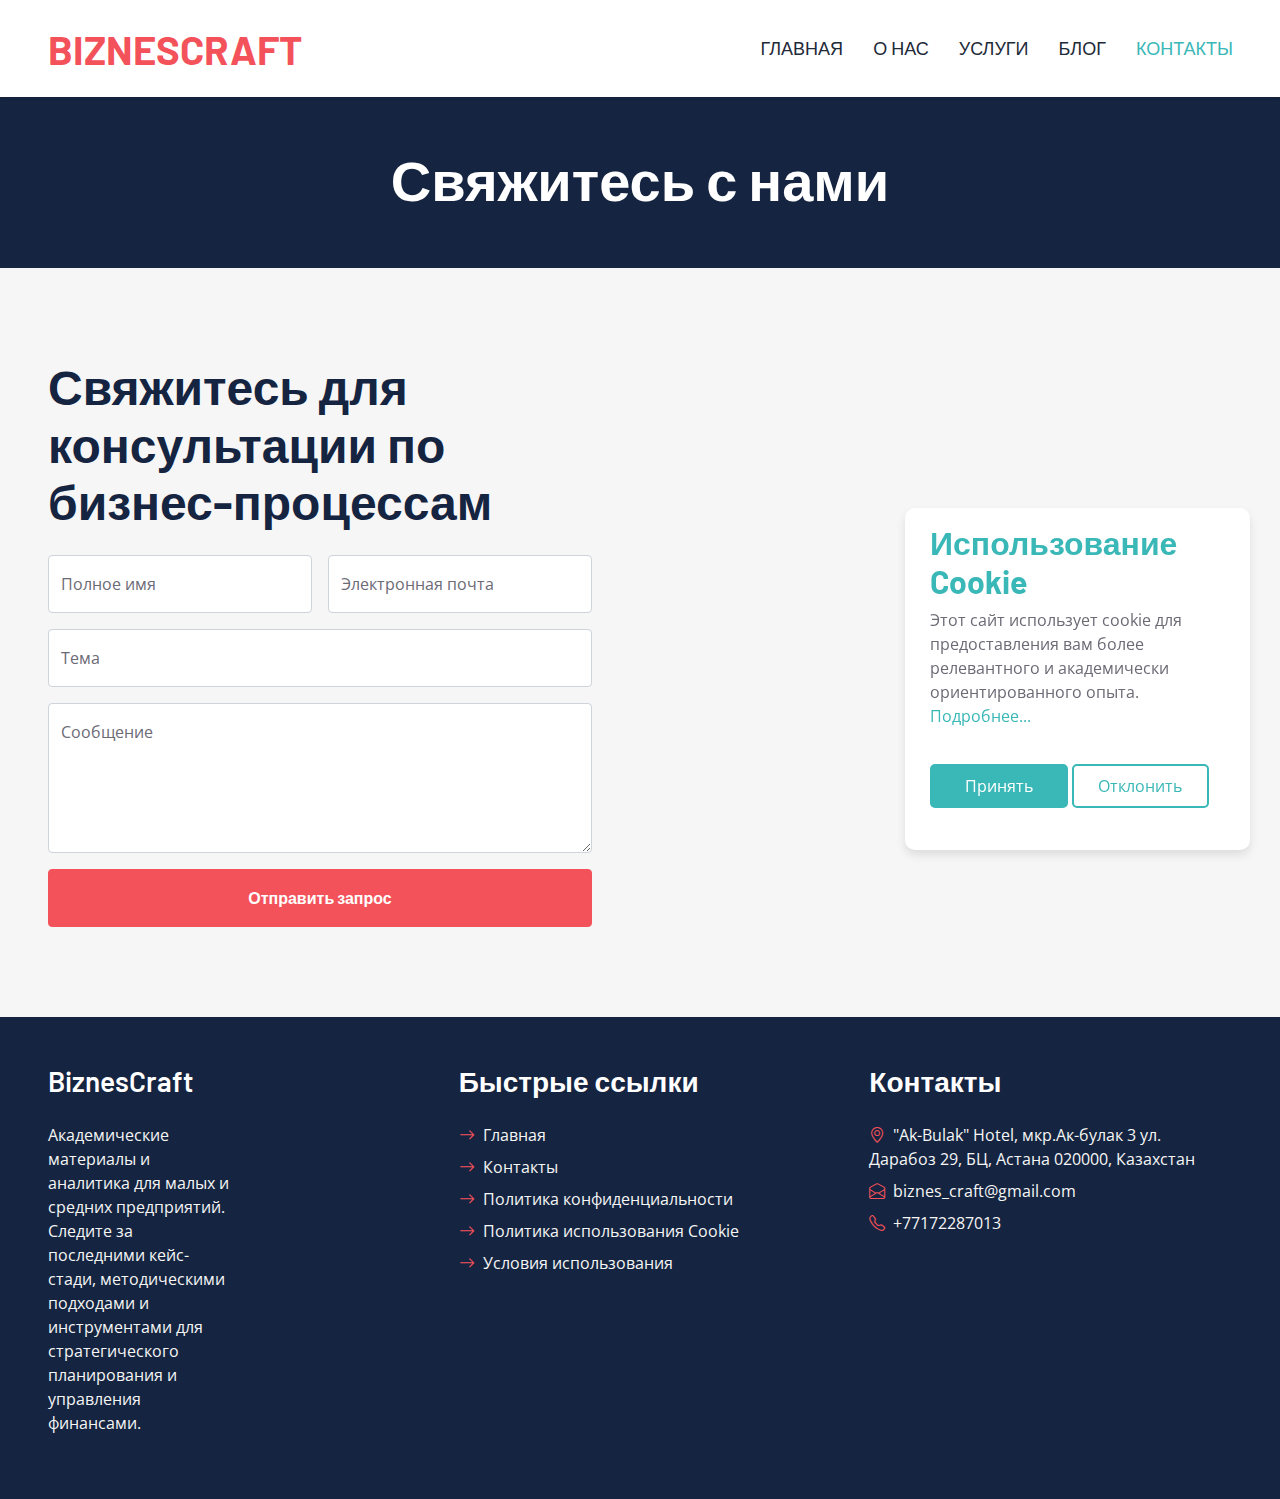
<file: contact.html>
<!DOCTYPE html>
<html lang="en">
    <head>
        <meta charset="utf-8" />
        <title>BiznesCraft</title>
        <meta content="width=device-width, initial-scale=1.0" name="viewport" />
        <meta
            name="keywords"
            content="консалтинг для малого и среднего бизнеса, поддержка проектов, стратегическое планирование, финансовый менеджмент, выход на новые рынки, кейсы, экспертиза, операционные улучшения, анализ данных"
        />
        <meta
            name="description"
            content="Консалтинг для МСБ: поддержка проектов, стратегическое планирование, финансовое управление и выход на новые рынки. Упор на экспертизу и реальные кейсы без продажных обещаний."
        />

        <!-- Favicon -->
        <link href="img/favicon.ico" rel="icon" />

        <!-- Google Web Fonts -->
        <link rel="preconnect" href="https://fonts.googleapis.com" />
        <link rel="preconnect" href="https://fonts.gstatic.com" crossorigin />
        <link
            href="https://fonts.googleapis.com/css2?family=Barlow:wght@500;600;700&family=Open+Sans:wght@400;600&display=swap"
            rel="stylesheet"
        />

        <!-- Icon Font Stylesheet -->
        <link
            href="https://cdnjs.cloudflare.com/ajax/libs/font-awesome/5.10.0/css/all.min.css"
            rel="stylesheet"
        />
        <link
            href="https://cdn.jsdelivr.net/npm/bootstrap-icons@1.4.1/font/bootstrap-icons.css"
            rel="stylesheet"
        />

        <!-- Libraries Stylesheet -->
        <link
            href="lib/owlcarousel/assets/owl.carousel.min.css"
            rel="stylesheet"
        />

        <!-- Customized Bootstrap Stylesheet -->
        <link href="css/bootstrap.min.css" rel="stylesheet" />

        <!-- Template Stylesheet -->
        <link href="css/style.css" rel="stylesheet" />
    </head>
    <body>
        <!-- Navbar Start -->
        <nav
            class="navbar navbar-expand-lg bg-white navbar-light shadow-sm px-5 py-3 py-lg-0"
        >
            <a href="index.html" class="navbar-brand p-0">
                <h1 class="m-0 text-uppercase text-primary">BiznesCraft</h1>
            </a>
            <button
                class="navbar-toggler"
                type="button"
                data-bs-toggle="collapse"
                data-bs-target="#navbarCollapse"
            >
                <span class="navbar-toggler-icon"></span>
            </button>
            <div class="collapse navbar-collapse" id="navbarCollapse">
                <div class="navbar-nav ms-auto py-0 me-n3">
                    <a href="index.html" class="nav-item nav-link">Главная</a>
                    <a href="about.html" class="nav-item nav-link">О нас</a>
                    <a href="service.html" class="nav-item nav-link">Услуги</a>
                    <a href="blog.html" class="nav-item nav-link">Блог</a>
                    <a href="contact.html" class="nav-item nav-link active"
                        >Контакты</a
                    >
                </div>
            </div>
        </nav>
        <!-- Navbar End -->

        <!-- Page Header Start -->
        <div class="container-fluid bg-dark p-5">
            <div class="row">
                <div class="col-12 text-center">
                    <h1 class="display-4 text-white">Свяжитесь с нами</h1>
                </div>
            </div>
        </div>
        <!-- Page Header End -->

        <!-- Contact Start -->
        <div class="container-fluid bg-secondary px-0">
            <div class="row g-0">
                <div class="col-lg-6 py-6 px-5">
                    <h1 class="display-5 mb-4">
                        Свяжитесь для консультации по бизнес-процессам
                    </h1>
                    <form action="thanks.html" method="get">
                        <div class="row g-3">
                            <div class="col-6">
                                <div class="form-floating">
                                    <input
                                        type="text"
                                        class="form-control"
                                        id="form-floating-1"
                                        placeholder="Иван Петров"
                                        required
                                    />
                                    <label for="form-floating-1"
                                        >Полное имя</label
                                    >
                                </div>
                            </div>
                            <div class="col-6">
                                <div class="form-floating">
                                    <input
                                        type="email"
                                        class="form-control"
                                        placeholder="name@example.com"
                                        id="email"
                                        required
                                    />
                                    <label for="email">Электронная почта</label>
                                </div>
                            </div>
                            <div class="col-12">
                                <div class="form-floating">
                                    <input
                                        type="text"
                                        class="form-control"
                                        id="form-floating-3"
                                        placeholder="Тема обращения"
                                        required
                                    />
                                    <label for="form-floating-3">Тема</label>
                                </div>
                            </div>
                            <div class="col-12">
                                <div class="form-floating">
                                    <textarea
                                        class="form-control"
                                        placeholder="Ваш вопрос или описание задачи"
                                        id="form-floating-4"
                                        style="height: 150px"
                                        required
                                    ></textarea>
                                    <label for="form-floating-4"
                                        >Сообщение</label
                                    >
                                </div>
                            </div>
                            <div class="col-12">
                                <button
                                    class="btn btn-primary w-100 py-3"
                                    type="submit"
                                    id="submit"
                                >
                                    Отправить запрос
                                </button>
                            </div>
                        </div>
                    </form>
                </div>
                <div class="col-lg-6" style="min-height: 400px">
                    <div class="position-relative h-100">
                        <iframe
                            src="https://www.google.com/maps/embed?pb=!1m18!1m12!1m3!1d6001.203595840015!2d71.45177862945464!3d51.141871498514355!2m3!1f0!2f0!3f0!3m2!1i1024!2i768!4f13.1!3m3!1m2!1s0x4245815179956239%3A0x1a322dec4d06369c!2sRoyal%20Consulting%20Agency%20Kazakhstan!5e0!3m2!1suk!2sua!4v1755161638716!5m2!1suk!2sua"
                            class="position-relative w-100 h-100"
                            frameborder="0"
                            style="border: 0"
                            allowfullscreen=""
                            aria-hidden="false"
                            tabindex="0"
                        ></iframe>
                    </div>
                </div>
            </div>
        </div>
        <!-- Contact End -->

        <!-- Footer Start -->
        <div class="container-fluid bg-dark text-secondary p-5">
            <div class="row g-5">
                <div class="col-lg-4 col-md-6">
                    <h3 class="text-white mb-4">BiznesCraft</h3>
                    <div
                        style="width: 50%"
                        class="d-flex flex-column justify-content-start"
                    >
                        <p>
                            Академические материалы и аналитика для малых и
                            средних предприятий. Следите за последними
                            кейс-стади, методическими подходами и инструментами
                            для стратегического планирования и управления
                            финансами.
                        </p>
                    </div>
                </div>
                <div class="col-lg-4 col-md-6">
                    <h3 class="text-white mb-4">Быстрые ссылки</h3>
                    <div class="d-flex flex-column justify-content-start">
                        <a class="text-secondary mb-2" href="#"
                            ><i class="bi bi-arrow-right text-primary me-2"></i
                            >Главная</a
                        >
                        <a class="text-secondary mb-2" href="contact.html"
                            ><i class="bi bi-arrow-right text-primary me-2"></i
                            >Контакты</a
                        >
                        <a
                            class="text-secondary mb-2"
                            href="privacy-policy.html"
                            ><i class="bi bi-arrow-right text-primary me-2"></i
                            >Политика конфиденциальности</a
                        >
                        <a class="text-secondary mb-2" href="cookie-policy.html"
                            ><i class="bi bi-arrow-right text-primary me-2"></i
                            >Политика использования Cookie</a
                        >
                        <a class="text-secondary" href="terms-of-use.html"
                            ><i class="bi bi-arrow-right text-primary me-2"></i
                            >Условия использования</a
                        >
                    </div>
                </div>
                <div class="col-lg-4 col-md-6">
                    <h3 class="text-white mb-4">Контакты</h3>
                    <p class="mb-2">
                        <i class="bi bi-geo-alt text-primary me-2"></i
                        >"Ak-Bulak" Hotel, мкр.Ак-булак 3 ул. Дарабоз 29, БЦ,
                        Астана 020000, Казахстан
                    </p>
                    <p class="mb-2">
                        <i class="bi bi-envelope-open text-primary me-2"></i
                        >biznes_craft@gmail.com
                    </p>
                    <p class="mb-0">
                        <i class="bi bi-telephone text-primary me-2"></i
                        >+77172287013
                    </p>
                </div>
            </div>
        </div>
        <!-- Footer End -->

        <!-- Cookie banner -->
        <div class="cookie-wrapper show">
            <header>
                <i class="bx bx-cookie"></i>
                <h2>Использование Cookie</h2>
            </header>

            <div class="data">
                <p>
                    Этот сайт использует cookie для предоставления вам более
                    релевантного и академически ориентированного опыта.
                    <a href="cookie-policy.html">Подробнее...</a>
                </p>
            </div>

            <div class="buttons">
                <button class="cookie-button" id="acceptBtn">Принять</button>
                <button class="cookie-button" id="declineBtn">Отклонить</button>
            </div>
        </div>
        <!-- End Cookie banner -->

        <!-- Back to Top -->
        <a
            href="#"
            class="btn btn-lg btn-primary btn-lg-square rounded-circle back-to-top"
            ><i class="bi bi-arrow-up"></i
        ></a>

        <!-- JavaScript Libraries -->
        <script src="https://code.jquery.com/jquery-3.4.1.min.js"></script>
        <script src="https://cdn.jsdelivr.net/npm/bootstrap@5.0.0/dist/js/bootstrap.bundle.min.js"></script>
        <script src="lib/easing/easing.min.js"></script>
        <script src="lib/waypoints/waypoints.min.js"></script>
        <script src="lib/owlcarousel/owl.carousel.min.js"></script>

        <!-- Template Javascript -->
        <script src="js/main.js"></script>
        <script src="js/cookiebanner.js"></script>
    </body>
</html>
</file>
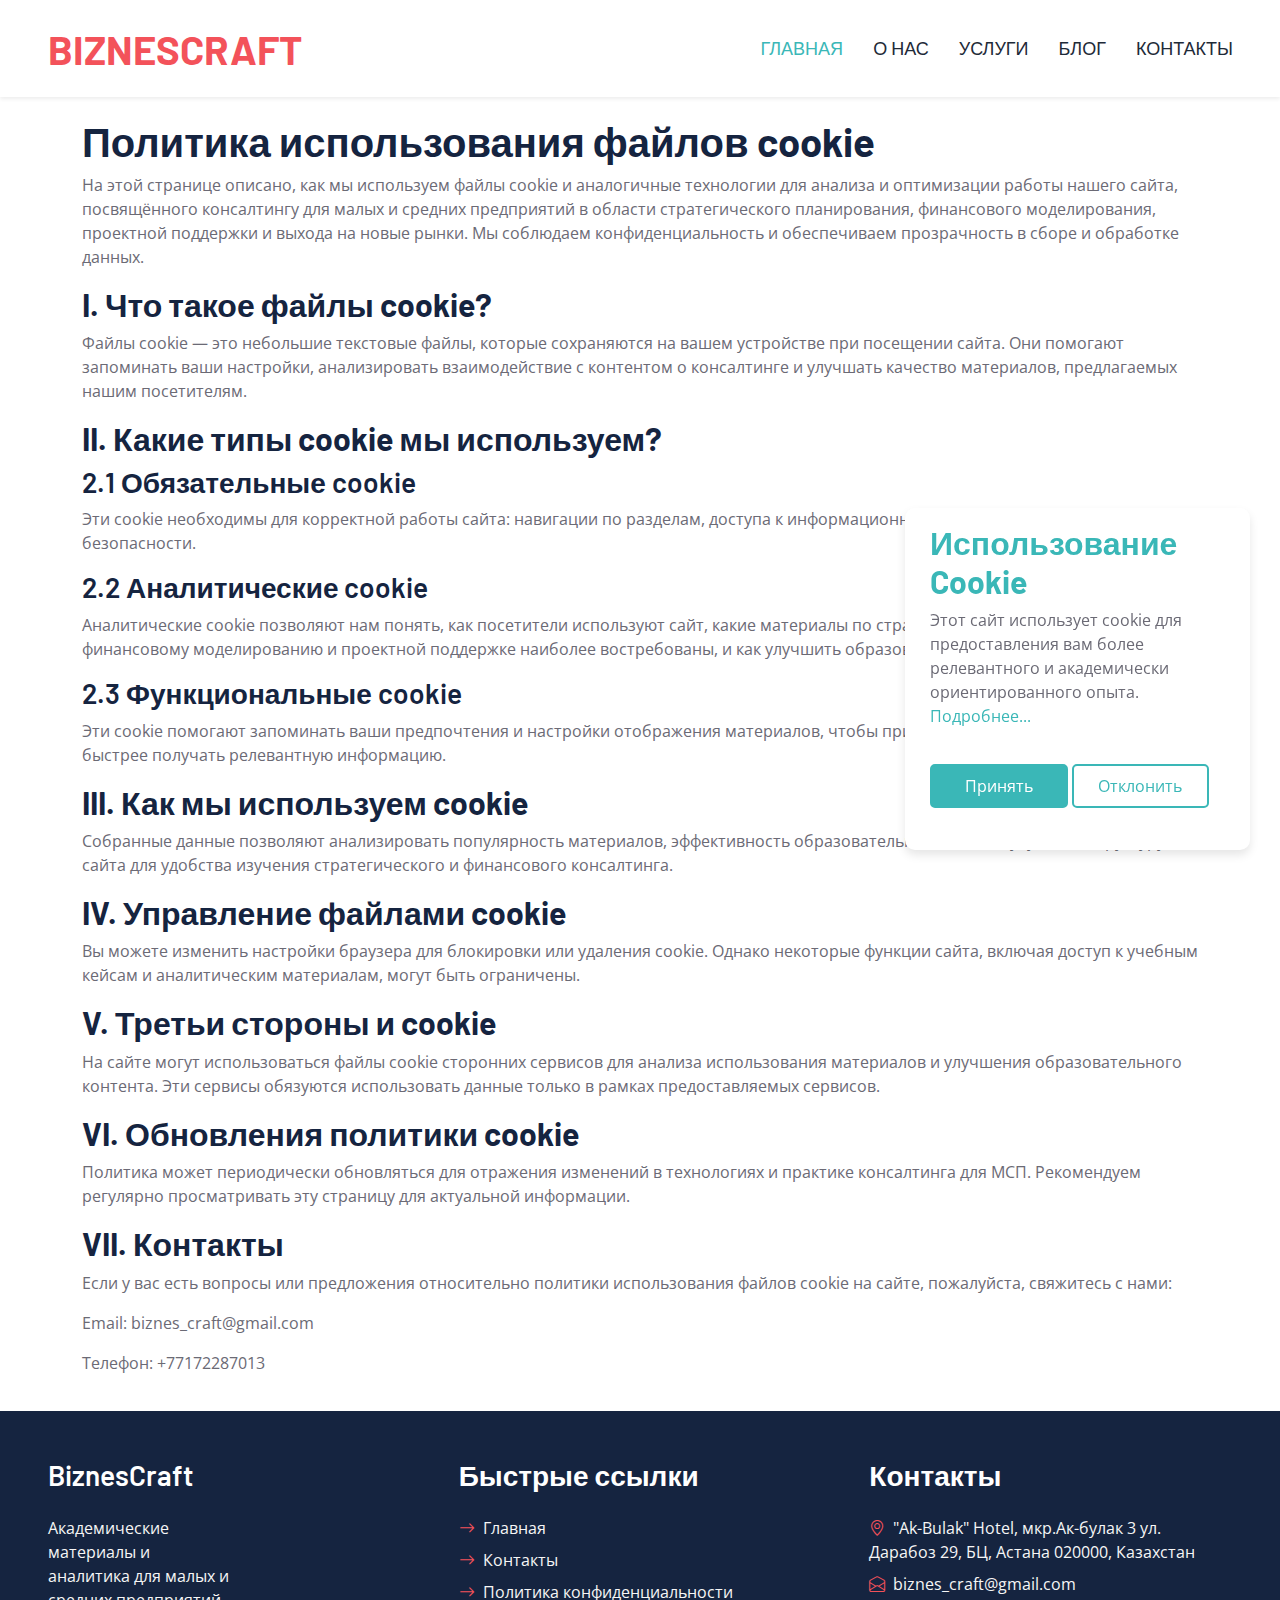
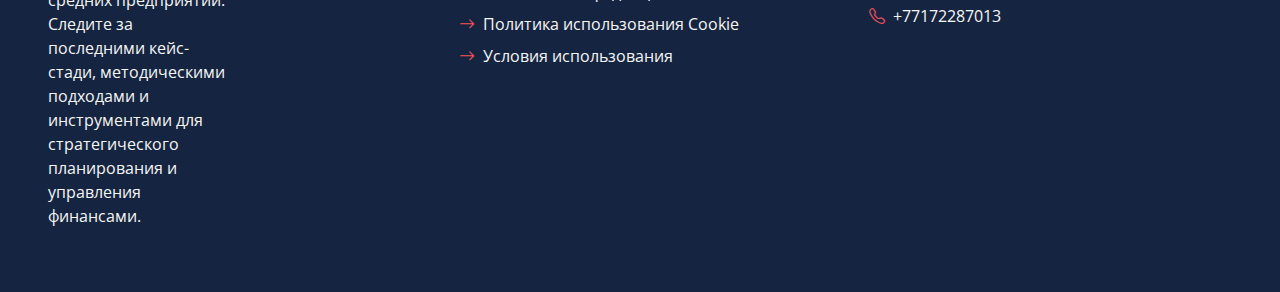
<file: cookie-policy.html>
<!DOCTYPE html>
<html lang="en">
    <head>
        <meta charset="utf-8" />
        <title>BiznesCraft</title>
        <meta content="width=device-width, initial-scale=1.0" name="viewport" />
        <meta
            name="keywords"
            content="консалтинг для малого и среднего бизнеса, поддержка проектов, стратегическое планирование, финансовый менеджмент, выход на новые рынки, кейсы, экспертиза, операционные улучшения, анализ данных"
        />
        <meta
            name="description"
            content="Консалтинг для МСБ: поддержка проектов, стратегическое планирование, финансовое управление и выход на новые рынки. Упор на экспертизу и реальные кейсы без продажных обещаний."
        />

        <!-- Favicon -->
        <link href="img/favicon.ico" rel="icon" />

        <!-- Google Web Fonts -->
        <link rel="preconnect" href="https://fonts.googleapis.com" />
        <link rel="preconnect" href="https://fonts.gstatic.com" crossorigin />
        <link
            href="https://fonts.googleapis.com/css2?family=Barlow:wght@500;600;700&family=Open+Sans:wght@400;600&display=swap"
            rel="stylesheet"
        />

        <!-- Icon Font Stylesheet -->
        <link
            href="https://cdnjs.cloudflare.com/ajax/libs/font-awesome/5.10.0/css/all.min.css"
            rel="stylesheet"
        />
        <link
            href="https://cdn.jsdelivr.net/npm/bootstrap-icons@1.4.1/font/bootstrap-icons.css"
            rel="stylesheet"
        />

        <!-- Libraries Stylesheet -->
        <link
            href="lib/owlcarousel/assets/owl.carousel.min.css"
            rel="stylesheet"
        />

        <!-- Customized Bootstrap Stylesheet -->
        <link href="css/bootstrap.min.css" rel="stylesheet" />

        <!-- Template Stylesheet -->
        <link href="css/style.css" rel="stylesheet" />
    </head>
    <body>
        <!-- Navbar Start -->
        <nav
            class="navbar navbar-expand-lg bg-white navbar-light shadow-sm px-5 py-3 py-lg-0"
        >
            <a href="index.html" class="navbar-brand p-0">
                <h1 class="m-0 text-uppercase text-primary">BiznesCraft</h1>
            </a>
            <button
                class="navbar-toggler"
                type="button"
                data-bs-toggle="collapse"
                data-bs-target="#navbarCollapse"
            >
                <span class="navbar-toggler-icon"></span>
            </button>
            <div class="collapse navbar-collapse" id="navbarCollapse">
                <div class="navbar-nav ms-auto py-0 me-n3">
                    <a href="index.html" class="nav-item nav-link active"
                        >Главная</a
                    >
                    <a href="about.html" class="nav-item nav-link">О нас</a>
                    <a href="service.html" class="nav-item nav-link">Услуги</a>
                    <a href="blog.html" class="nav-item nav-link">Блог</a>
                    <a href="contact.html" class="nav-item nav-link"
                        >Контакты</a
                    >
                </div>
            </div>
        </nav>
        <!-- Navbar End -->
        <main>
            <article class="container additional-wrapper">
                <div class="page__content" style="padding: 20px 0px">
                    <h1>Политика использования файлов cookie</h1>

                    <p>
                        На этой странице описано, как мы используем файлы cookie
                        и аналогичные технологии для анализа и оптимизации
                        работы нашего сайта, посвящённого консалтингу для малых
                        и средних предприятий в области стратегического
                        планирования, финансового моделирования, проектной
                        поддержки и выхода на новые рынки. Мы соблюдаем
                        конфиденциальность и обеспечиваем прозрачность в сборе и
                        обработке данных.
                    </p>

                    <h2>I. Что такое файлы cookie?</h2>
                    <p>
                        Файлы cookie — это небольшие текстовые файлы, которые
                        сохраняются на вашем устройстве при посещении сайта. Они
                        помогают запоминать ваши настройки, анализировать
                        взаимодействие с контентом о консалтинге и улучшать
                        качество материалов, предлагаемых нашим посетителям.
                    </p>

                    <h2>II. Какие типы cookie мы используем?</h2>
                    <h3>2.1 Обязательные cookie</h3>
                    <p>
                        Эти cookie необходимы для корректной работы сайта:
                        навигации по разделам, доступа к информационным
                        материалам и обеспечения безопасности.
                    </p>

                    <h3>2.2 Аналитические cookie</h3>
                    <p>
                        Аналитические cookie позволяют нам понять, как
                        посетители используют сайт, какие материалы по
                        стратегическому планированию, финансовому моделированию
                        и проектной поддержке наиболее востребованы, и как
                        улучшить образовательный контент.
                    </p>

                    <h3>2.3 Функциональные cookie</h3>
                    <p>
                        Эти cookie помогают запоминать ваши предпочтения и
                        настройки отображения материалов, чтобы при повторных
                        посещениях вы могли быстрее получать релевантную
                        информацию.
                    </p>

                    <h2>III. Как мы используем cookie</h2>
                    <p>
                        Собранные данные позволяют анализировать популярность
                        материалов, эффективность образовательных кейсов и
                        улучшать структуру сайта для удобства изучения
                        стратегического и финансового консалтинга.
                    </p>

                    <h2>IV. Управление файлами cookie</h2>
                    <p>
                        Вы можете изменить настройки браузера для блокировки или
                        удаления cookie. Однако некоторые функции сайта, включая
                        доступ к учебным кейсам и аналитическим материалам,
                        могут быть ограничены.
                    </p>

                    <h2>V. Третьи стороны и cookie</h2>
                    <p>
                        На сайте могут использоваться файлы cookie сторонних
                        сервисов для анализа использования материалов и
                        улучшения образовательного контента. Эти сервисы
                        обязуются использовать данные только в рамках
                        предоставляемых сервисов.
                    </p>

                    <h2>VI. Обновления политики cookie</h2>
                    <p>
                        Политика может периодически обновляться для отражения
                        изменений в технологиях и практике консалтинга для МСП.
                        Рекомендуем регулярно просматривать эту страницу для
                        актуальной информации.
                    </p>

                    <h2>VII. Контакты</h2>
                    <p>
                        Если у вас есть вопросы или предложения относительно
                        политики использования файлов cookie на сайте,
                        пожалуйста, свяжитесь с нами:
                    </p>
                    <p>Email: biznes_craft@gmail.com</p>
                    <p>Телефон: +77172287013</p>
                </div>
            </article>
        </main>

        <!-- Footer Start -->
        <div class="container-fluid bg-dark text-secondary p-5">
            <div class="row g-5">
                <div class="col-lg-4 col-md-6">
                    <h3 class="text-white mb-4">BiznesCraft</h3>
                    <div
                        style="width: 50%"
                        class="d-flex flex-column justify-content-start"
                    >
                        <p>
                            Академические материалы и аналитика для малых и
                            средних предприятий. Следите за последними
                            кейс-стади, методическими подходами и инструментами
                            для стратегического планирования и управления
                            финансами.
                        </p>
                    </div>
                </div>
                <div class="col-lg-4 col-md-6">
                    <h3 class="text-white mb-4">Быстрые ссылки</h3>
                    <div class="d-flex flex-column justify-content-start">
                        <a class="text-secondary mb-2" href="#"
                            ><i class="bi bi-arrow-right text-primary me-2"></i
                            >Главная</a
                        >
                        <a class="text-secondary mb-2" href="contact.html"
                            ><i class="bi bi-arrow-right text-primary me-2"></i
                            >Контакты</a
                        >
                        <a
                            class="text-secondary mb-2"
                            href="privacy-policy.html"
                            ><i class="bi bi-arrow-right text-primary me-2"></i
                            >Политика конфиденциальности</a
                        >
                        <a class="text-secondary mb-2" href="cookie-policy.html"
                            ><i class="bi bi-arrow-right text-primary me-2"></i
                            >Политика использования Cookie</a
                        >
                        <a class="text-secondary" href="terms-of-use.html"
                            ><i class="bi bi-arrow-right text-primary me-2"></i
                            >Условия использования</a
                        >
                    </div>
                </div>
                <div class="col-lg-4 col-md-6">
                    <h3 class="text-white mb-4">Контакты</h3>
                    <p class="mb-2">
                        <i class="bi bi-geo-alt text-primary me-2"></i
                        >"Ak-Bulak" Hotel, мкр.Ак-булак 3 ул. Дарабоз 29, БЦ,
                        Астана 020000, Казахстан
                    </p>
                    <p class="mb-2">
                        <i class="bi bi-envelope-open text-primary me-2"></i
                        >biznes_craft@gmail.com
                    </p>
                    <p class="mb-0">
                        <i class="bi bi-telephone text-primary me-2"></i
                        >+77172287013
                    </p>
                </div>
            </div>
        </div>
        <!-- Footer End -->

        <!-- Cookie banner -->
        <div class="cookie-wrapper show">
            <header>
                <i class="bx bx-cookie"></i>
                <h2>Использование Cookie</h2>
            </header>

            <div class="data">
                <p>
                    Этот сайт использует cookie для предоставления вам более
                    релевантного и академически ориентированного опыта.
                    <a href="cookie-policy.html">Подробнее...</a>
                </p>
            </div>

            <div class="buttons">
                <button class="cookie-button" id="acceptBtn">Принять</button>
                <button class="cookie-button" id="declineBtn">Отклонить</button>
            </div>
        </div>
        <!-- End Cookie banner -->

        <!-- Back to Top -->
        <a
            href="#"
            class="btn btn-lg btn-primary btn-lg-square rounded-circle back-to-top"
            ><i class="bi bi-arrow-up"></i
        ></a>

        <!-- JavaScript Libraries -->
        <script src="https://code.jquery.com/jquery-3.4.1.min.js"></script>
        <script src="https://cdn.jsdelivr.net/npm/bootstrap@5.0.0/dist/js/bootstrap.bundle.min.js"></script>
        <script src="lib/easing/easing.min.js"></script>
        <script src="lib/waypoints/waypoints.min.js"></script>
        <script src="lib/owlcarousel/owl.carousel.min.js"></script>

        <!-- Template Javascript -->
        <script src="js/main.js"></script>
        <script src="js/cookiebanner.js"></script>
    </body>
</html>
</file>
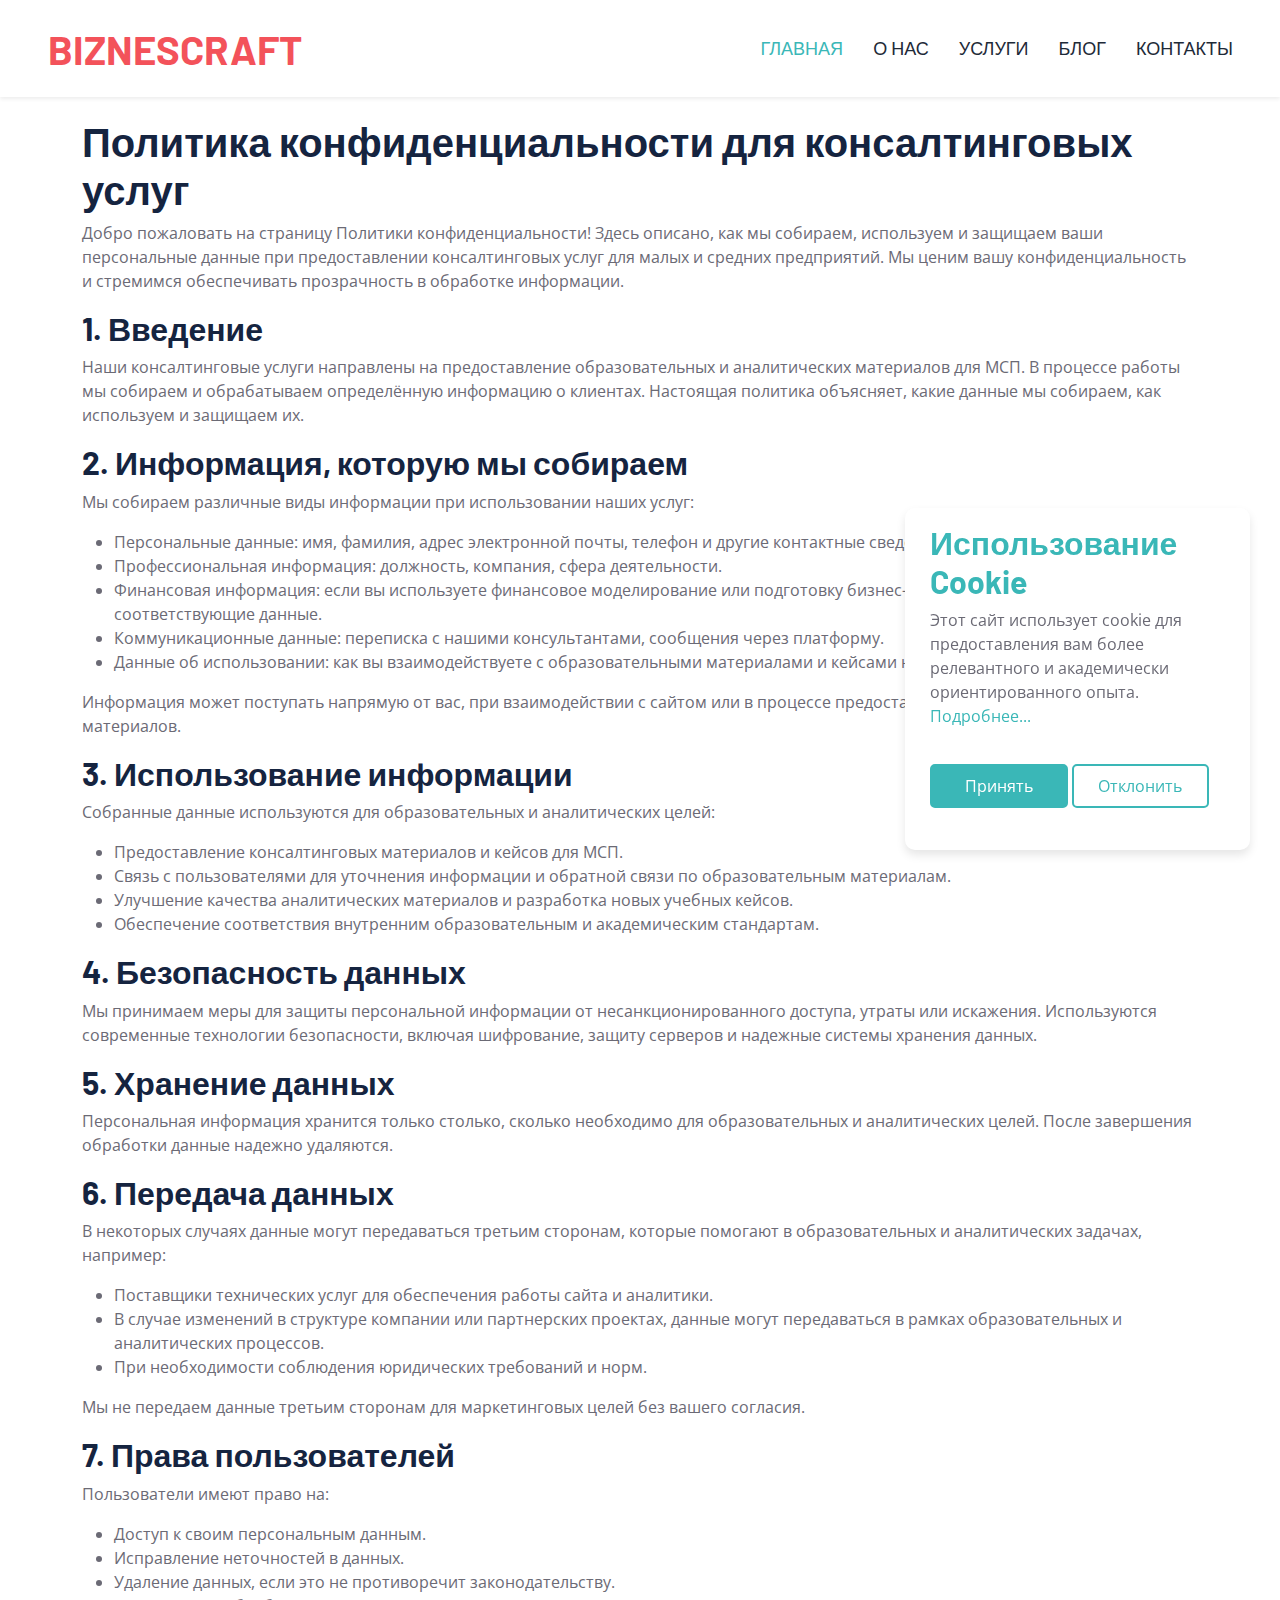
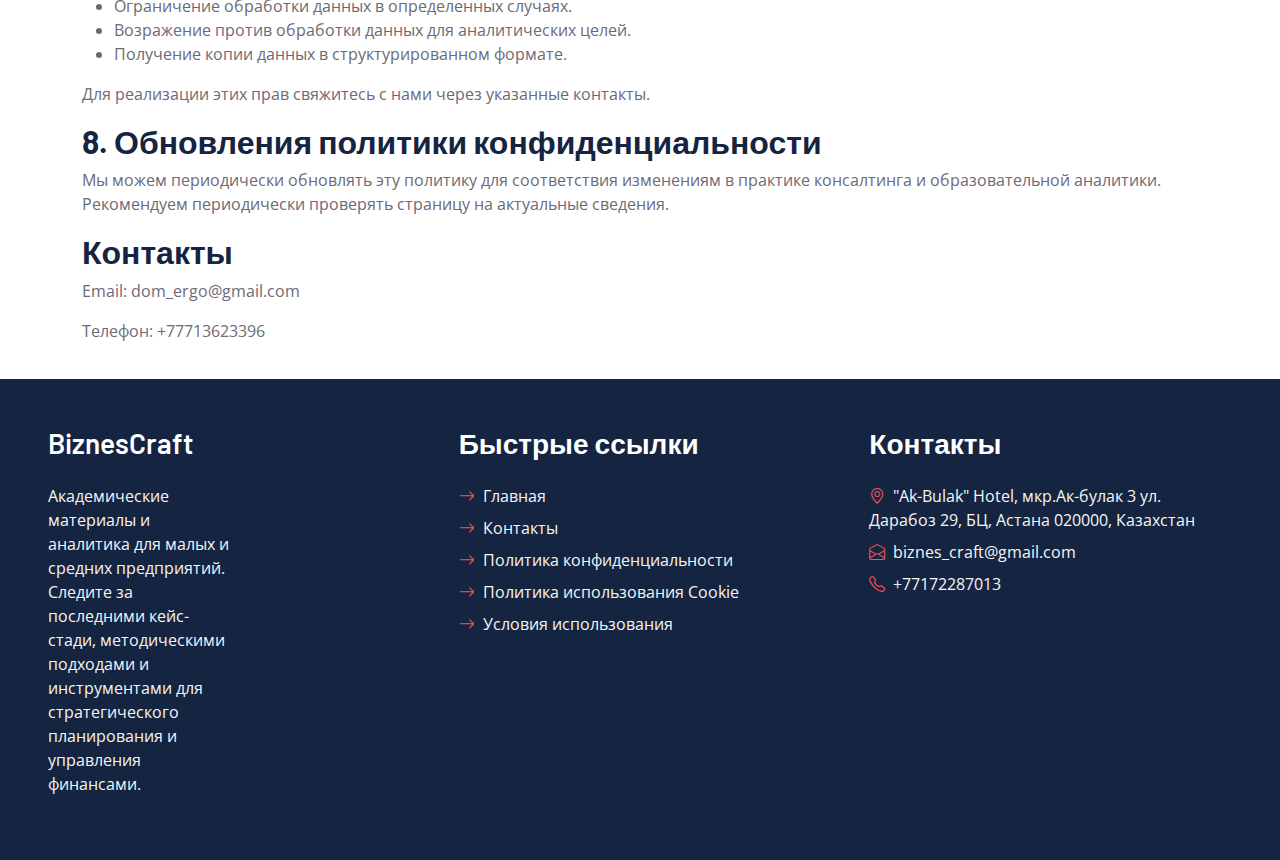
<file: privacy-policy.html>
<!DOCTYPE html>
<html lang="en">
    <head>
        <meta charset="utf-8" />
        <title>BiznesCraft</title>
        <meta content="width=device-width, initial-scale=1.0" name="viewport" />
        <meta
            name="keywords"
            content="консалтинг для малого и среднего бизнеса, поддержка проектов, стратегическое планирование, финансовый менеджмент, выход на новые рынки, кейсы, экспертиза, операционные улучшения, анализ данных"
        />
        <meta
            name="description"
            content="Консалтинг для МСБ: поддержка проектов, стратегическое планирование, финансовое управление и выход на новые рынки. Упор на экспертизу и реальные кейсы без продажных обещаний."
        />

        <!-- Favicon -->
        <link href="img/favicon.ico" rel="icon" />

        <!-- Google Web Fonts -->
        <link rel="preconnect" href="https://fonts.googleapis.com" />
        <link rel="preconnect" href="https://fonts.gstatic.com" crossorigin />
        <link
            href="https://fonts.googleapis.com/css2?family=Barlow:wght@500;600;700&family=Open+Sans:wght@400;600&display=swap"
            rel="stylesheet"
        />

        <!-- Icon Font Stylesheet -->
        <link
            href="https://cdnjs.cloudflare.com/ajax/libs/font-awesome/5.10.0/css/all.min.css"
            rel="stylesheet"
        />
        <link
            href="https://cdn.jsdelivr.net/npm/bootstrap-icons@1.4.1/font/bootstrap-icons.css"
            rel="stylesheet"
        />

        <!-- Libraries Stylesheet -->
        <link
            href="lib/owlcarousel/assets/owl.carousel.min.css"
            rel="stylesheet"
        />

        <!-- Customized Bootstrap Stylesheet -->
        <link href="css/bootstrap.min.css" rel="stylesheet" />

        <!-- Template Stylesheet -->
        <link href="css/style.css" rel="stylesheet" />
    </head>
    <body>
        <!-- Navbar Start -->
        <nav
            class="navbar navbar-expand-lg bg-white navbar-light shadow-sm px-5 py-3 py-lg-0"
        >
            <a href="index.html" class="navbar-brand p-0">
                <h1 class="m-0 text-uppercase text-primary">BiznesCraft</h1>
            </a>
            <button
                class="navbar-toggler"
                type="button"
                data-bs-toggle="collapse"
                data-bs-target="#navbarCollapse"
            >
                <span class="navbar-toggler-icon"></span>
            </button>
            <div class="collapse navbar-collapse" id="navbarCollapse">
                <div class="navbar-nav ms-auto py-0 me-n3">
                    <a href="index.html" class="nav-item nav-link active"
                        >Главная</a
                    >
                    <a href="about.html" class="nav-item nav-link">О нас</a>
                    <a href="service.html" class="nav-item nav-link">Услуги</a>
                    <a href="blog.html" class="nav-item nav-link">Блог</a>
                    <a href="contact.html" class="nav-item nav-link"
                        >Контакты</a
                    >
                </div>
            </div>
        </nav>
        <!-- Navbar End -->
        <main>
            <article class="container additional-wrapper">
                <div class="page__content" style="padding: 20px 0px">
                    <h1>
                        Политика конфиденциальности для консалтинговых услуг
                    </h1>
                    <p>
                        Добро пожаловать на страницу Политики
                        конфиденциальности! Здесь описано, как мы собираем,
                        используем и защищаем ваши персональные данные при
                        предоставлении консалтинговых услуг для малых и средних
                        предприятий. Мы ценим вашу конфиденциальность и
                        стремимся обеспечивать прозрачность в обработке
                        информации.
                    </p>
                    <div>
                        <h2>1. Введение</h2>
                        <p>
                            Наши консалтинговые услуги направлены на
                            предоставление образовательных и аналитических
                            материалов для МСП. В процессе работы мы собираем и
                            обрабатываем определённую информацию о клиентах.
                            Настоящая политика объясняет, какие данные мы
                            собираем, как используем и защищаем их.
                        </p>
                    </div>
                    <div>
                        <h2>2. Информация, которую мы собираем</h2>
                        <p>
                            Мы собираем различные виды информации при
                            использовании наших услуг:
                        </p>
                        <ul>
                            <li>
                                Персональные данные: имя, фамилия, адрес
                                электронной почты, телефон и другие контактные
                                сведения.
                            </li>
                            <li>
                                Профессиональная информация: должность,
                                компания, сфера деятельности.
                            </li>
                            <li>
                                Финансовая информация: если вы используете
                                финансовое моделирование или подготовку
                                бизнес-планов, мы можем обрабатывать
                                соответствующие данные.
                            </li>
                            <li>
                                Коммуникационные данные: переписка с нашими
                                консультантами, сообщения через платформу.
                            </li>
                            <li>
                                Данные об использовании: как вы взаимодействуете
                                с образовательными материалами и кейсами на
                                сайте.
                            </li>
                        </ul>
                        <p>
                            Информация может поступать напрямую от вас, при
                            взаимодействии с сайтом или в процессе
                            предоставления консалтинговых материалов.
                        </p>
                    </div>
                    <div>
                        <h2>3. Использование информации</h2>
                        <p>
                            Собранные данные используются для образовательных и
                            аналитических целей:
                        </p>
                        <ul>
                            <li>
                                Предоставление консалтинговых материалов и
                                кейсов для МСП.
                            </li>
                            <li>
                                Связь с пользователями для уточнения информации
                                и обратной связи по образовательным материалам.
                            </li>
                            <li>
                                Улучшение качества аналитических материалов и
                                разработка новых учебных кейсов.
                            </li>
                            <li>
                                Обеспечение соответствия внутренним
                                образовательным и академическим стандартам.
                            </li>
                        </ul>
                    </div>
                    <div>
                        <h2>4. Безопасность данных</h2>
                        <p>
                            Мы принимаем меры для защиты персональной информации
                            от несанкционированного доступа, утраты или
                            искажения. Используются современные технологии
                            безопасности, включая шифрование, защиту серверов и
                            надежные системы хранения данных.
                        </p>
                    </div>
                    <div>
                        <h2>5. Хранение данных</h2>
                        <p>
                            Персональная информация хранится только столько,
                            сколько необходимо для образовательных и
                            аналитических целей. После завершения обработки
                            данные надежно удаляются.
                        </p>
                    </div>
                    <div>
                        <h2>6. Передача данных</h2>
                        <p>
                            В некоторых случаях данные могут передаваться
                            третьим сторонам, которые помогают в образовательных
                            и аналитических задачах, например:
                        </p>
                        <ul>
                            <li>
                                Поставщики технических услуг для обеспечения
                                работы сайта и аналитики.
                            </li>
                            <li>
                                В случае изменений в структуре компании или
                                партнерских проектах, данные могут передаваться
                                в рамках образовательных и аналитических
                                процессов.
                            </li>
                            <li>
                                При необходимости соблюдения юридических
                                требований и норм.
                            </li>
                        </ul>
                        <p>
                            Мы не передаем данные третьим сторонам для
                            маркетинговых целей без вашего согласия.
                        </p>
                    </div>
                    <div>
                        <h2>7. Права пользователей</h2>
                        <p>Пользователи имеют право на:</p>
                        <ul>
                            <li>Доступ к своим персональным данным.</li>
                            <li>Исправление неточностей в данных.</li>
                            <li>
                                Удаление данных, если это не противоречит
                                законодательству.
                            </li>
                            <li>
                                Ограничение обработки данных в определенных
                                случаях.
                            </li>
                            <li>
                                Возражение против обработки данных для
                                аналитических целей.
                            </li>
                            <li>
                                Получение копии данных в структурированном
                                формате.
                            </li>
                        </ul>
                        <p>
                            Для реализации этих прав свяжитесь с нами через
                            указанные контакты.
                        </p>
                    </div>
                    <div>
                        <h2>8. Обновления политики конфиденциальности</h2>
                        <p>
                            Мы можем периодически обновлять эту политику для
                            соответствия изменениям в практике консалтинга и
                            образовательной аналитики. Рекомендуем периодически
                            проверять страницу на актуальные сведения.
                        </p>
                    </div>
                    <div>
                        <h2>Контакты</h2>
                        <p>Email: dom_ergo@gmail.com</p>
                        <p>Телефон: +77713623396</p>
                    </div>
                </div>
            </article>
        </main>

        <!-- Footer Start -->
        <div class="container-fluid bg-dark text-secondary p-5">
            <div class="row g-5">
                <div class="col-lg-4 col-md-6">
                    <h3 class="text-white mb-4">BiznesCraft</h3>
                    <div
                        style="width: 50%"
                        class="d-flex flex-column justify-content-start"
                    >
                        <p>
                            Академические материалы и аналитика для малых и
                            средних предприятий. Следите за последними
                            кейс-стади, методическими подходами и инструментами
                            для стратегического планирования и управления
                            финансами.
                        </p>
                    </div>
                </div>
                <div class="col-lg-4 col-md-6">
                    <h3 class="text-white mb-4">Быстрые ссылки</h3>
                    <div class="d-flex flex-column justify-content-start">
                        <a class="text-secondary mb-2" href="#"
                            ><i class="bi bi-arrow-right text-primary me-2"></i
                            >Главная</a
                        >
                        <a class="text-secondary mb-2" href="contact.html"
                            ><i class="bi bi-arrow-right text-primary me-2"></i
                            >Контакты</a
                        >
                        <a
                            class="text-secondary mb-2"
                            href="privacy-policy.html"
                            ><i class="bi bi-arrow-right text-primary me-2"></i
                            >Политика конфиденциальности</a
                        >
                        <a class="text-secondary mb-2" href="cookie-policy.html"
                            ><i class="bi bi-arrow-right text-primary me-2"></i
                            >Политика использования Cookie</a
                        >
                        <a class="text-secondary" href="terms-of-use.html"
                            ><i class="bi bi-arrow-right text-primary me-2"></i
                            >Условия использования</a
                        >
                    </div>
                </div>
                <div class="col-lg-4 col-md-6">
                    <h3 class="text-white mb-4">Контакты</h3>
                    <p class="mb-2">
                        <i class="bi bi-geo-alt text-primary me-2"></i
                        >"Ak-Bulak" Hotel, мкр.Ак-булак 3 ул. Дарабоз 29, БЦ,
                        Астана 020000, Казахстан
                    </p>
                    <p class="mb-2">
                        <i class="bi bi-envelope-open text-primary me-2"></i
                        >biznes_craft@gmail.com
                    </p>
                    <p class="mb-0">
                        <i class="bi bi-telephone text-primary me-2"></i
                        >+77172287013
                    </p>
                </div>
            </div>
        </div>
        <!-- Footer End -->

        <!-- Cookie banner -->
        <div class="cookie-wrapper show">
            <header>
                <i class="bx bx-cookie"></i>
                <h2>Использование Cookie</h2>
            </header>

            <div class="data">
                <p>
                    Этот сайт использует cookie для предоставления вам более
                    релевантного и академически ориентированного опыта.
                    <a href="cookie-policy.html">Подробнее...</a>
                </p>
            </div>

            <div class="buttons">
                <button class="cookie-button" id="acceptBtn">Принять</button>
                <button class="cookie-button" id="declineBtn">Отклонить</button>
            </div>
        </div>
        <!-- End Cookie banner -->

        <!-- Back to Top -->
        <a
            href="#"
            class="btn btn-lg btn-primary btn-lg-square rounded-circle back-to-top"
            ><i class="bi bi-arrow-up"></i
        ></a>

        <!-- JavaScript Libraries -->
        <script src="https://code.jquery.com/jquery-3.4.1.min.js"></script>
        <script src="https://cdn.jsdelivr.net/npm/bootstrap@5.0.0/dist/js/bootstrap.bundle.min.js"></script>
        <script src="lib/easing/easing.min.js"></script>
        <script src="lib/waypoints/waypoints.min.js"></script>
        <script src="lib/owlcarousel/owl.carousel.min.js"></script>

        <!-- Template Javascript -->
        <script src="js/main.js"></script>
        <script src="js/cookiebanner.js"></script>
    </body>
</html>
</file>
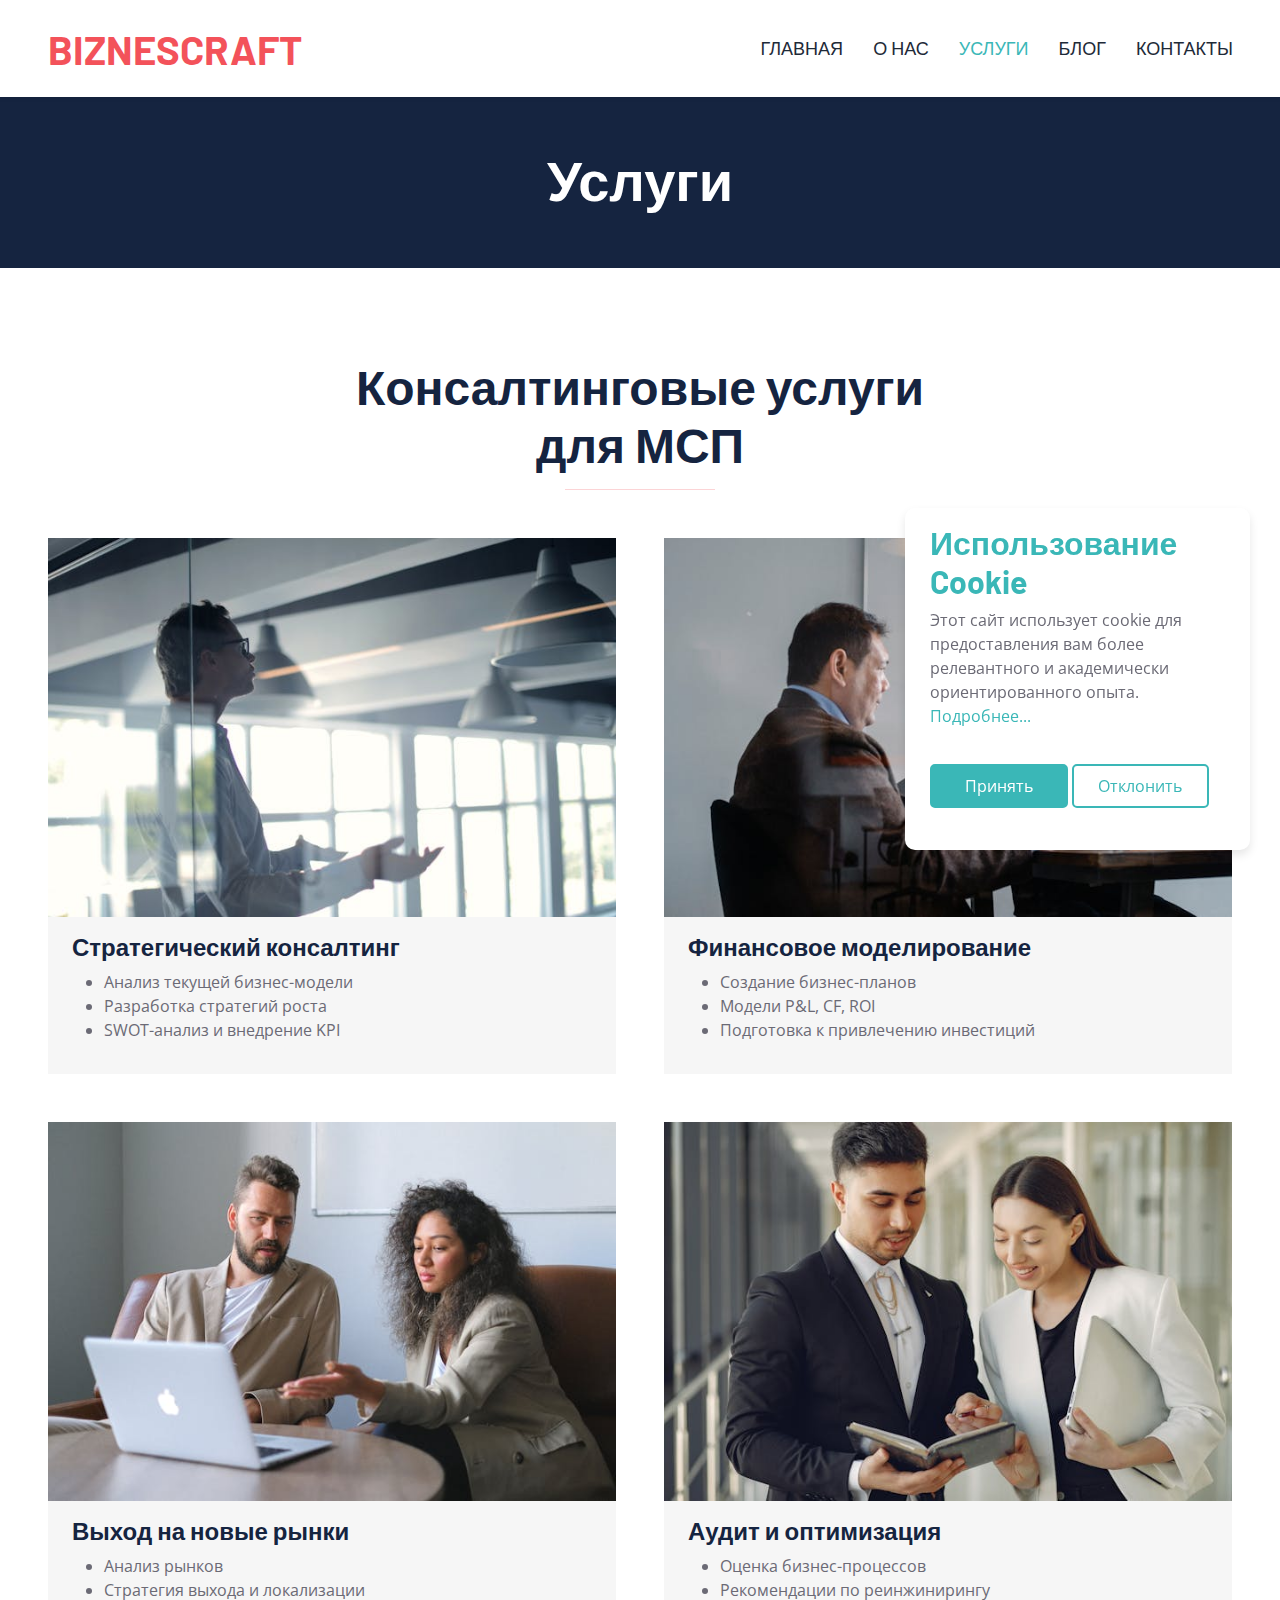
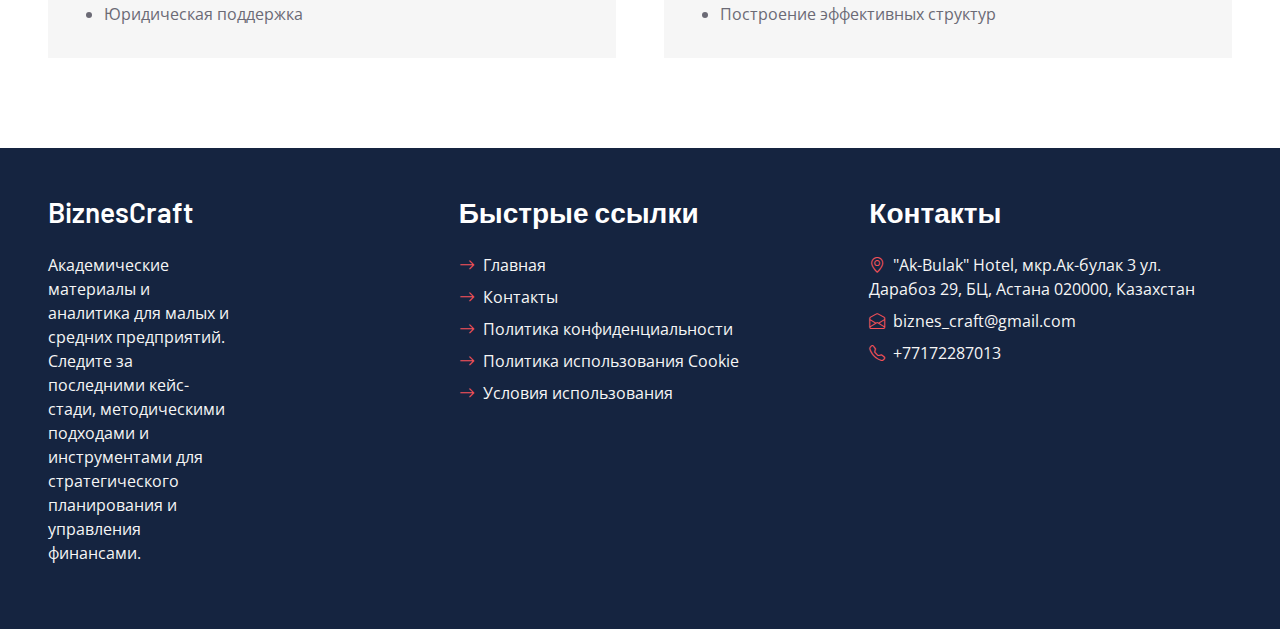
<file: service.html>
<!DOCTYPE html>
<html lang="en">
    <head>
        <meta charset="utf-8" />
        <title>BiznesCraft</title>
        <meta content="width=device-width, initial-scale=1.0" name="viewport" />
        <meta
            name="keywords"
            content="консалтинг для малого и среднего бизнеса, поддержка проектов, стратегическое планирование, финансовый менеджмент, выход на новые рынки, кейсы, экспертиза, операционные улучшения, анализ данных"
        />
        <meta
            name="description"
            content="Консалтинг для МСБ: поддержка проектов, стратегическое планирование, финансовое управление и выход на новые рынки. Упор на экспертизу и реальные кейсы без продажных обещаний."
        />

        <!-- Favicon -->
        <link href="img/favicon.ico" rel="icon" />

        <!-- Google Web Fonts -->
        <link rel="preconnect" href="https://fonts.googleapis.com" />
        <link rel="preconnect" href="https://fonts.gstatic.com" crossorigin />
        <link
            href="https://fonts.googleapis.com/css2?family=Barlow:wght@500;600;700&family=Open+Sans:wght@400;600&display=swap"
            rel="stylesheet"
        />

        <!-- Icon Font Stylesheet -->
        <link
            href="https://cdnjs.cloudflare.com/ajax/libs/font-awesome/5.10.0/css/all.min.css"
            rel="stylesheet"
        />
        <link
            href="https://cdn.jsdelivr.net/npm/bootstrap-icons@1.4.1/font/bootstrap-icons.css"
            rel="stylesheet"
        />

        <!-- Libraries Stylesheet -->
        <link
            href="lib/owlcarousel/assets/owl.carousel.min.css"
            rel="stylesheet"
        />

        <!-- Customized Bootstrap Stylesheet -->
        <link href="css/bootstrap.min.css" rel="stylesheet" />

        <!-- Template Stylesheet -->
        <link href="css/style.css" rel="stylesheet" />
    </head>
    <body>
        <!-- Navbar Start -->
        <nav
            class="navbar navbar-expand-lg bg-white navbar-light shadow-sm px-5 py-3 py-lg-0"
        >
            <a href="index.html" class="navbar-brand p-0">
                <h1 class="m-0 text-uppercase text-primary">BiznesCraft</h1>
            </a>
            <button
                class="navbar-toggler"
                type="button"
                data-bs-toggle="collapse"
                data-bs-target="#navbarCollapse"
            >
                <span class="navbar-toggler-icon"></span>
            </button>
            <div class="collapse navbar-collapse" id="navbarCollapse">
                <div class="navbar-nav ms-auto py-0 me-n3">
                    <a href="index.html" class="nav-item nav-link">Главная</a>
                    <a href="about.html" class="nav-item nav-link">О нас</a>
                    <a href="service.html" class="nav-item nav-link active"
                        >Услуги</a
                    >
                    <a href="blog.html" class="nav-item nav-link">Блог</a>
                    <a href="contact.html" class="nav-item nav-link"
                        >Контакты</a
                    >
                </div>
            </div>
        </nav>
        <!-- Navbar End -->

        <!-- Page Header Start -->
        <div class="container-fluid bg-dark p-5">
            <div class="row">
                <div class="col-12 text-center">
                    <h1 class="display-4 text-white">Услуги</h1>
                </div>
            </div>
        </div>
        <!-- Page Header End -->

        <!-- Services Start -->
        <div class="container-fluid py-6 px-5">
            <div class="text-center mx-auto mb-5" style="max-width: 600px">
                <h1 class="display-5 mb-0">Консалтинговые услуги для МСП</h1>
                <hr class="w-25 mx-auto bg-primary" />
            </div>
            <div class="row g-5">
                <!-- Service 1: Strategic Consulting -->
                <div class="col-lg-6">
                    <div class="blog-item">
                        <div class="position-relative overflow-hidden">
                            <img
                                class="img-fluid"
                                src="img/service-1.jpg"
                                alt=""
                            />
                        </div>
                        <div class="bg-secondary d-flex">
                            <div
                                class="d-flex flex-column justify-content-center py-3 px-4"
                            >
                                <h4 class="h4">Стратегический консалтинг</h4>
                                <ul>
                                    <li>Анализ текущей бизнес-модели</li>
                                    <li>Разработка стратегий роста</li>
                                    <li>SWOT-анализ и внедрение KPI</li>
                                </ul>
                            </div>
                        </div>
                    </div>
                </div>

                <!-- Service 2: Financial Modeling -->
                <div class="col-lg-6">
                    <div class="blog-item">
                        <div class="position-relative overflow-hidden">
                            <img
                                class="img-fluid"
                                src="img/service-2.jpg"
                                alt=""
                            />
                        </div>
                        <div class="bg-secondary d-flex">
                            <div
                                class="d-flex flex-column justify-content-center py-3 px-4"
                            >
                                <h4 class="h4">Финансовое моделирование</h4>
                                <ul>
                                    <li>Создание бизнес-планов</li>
                                    <li>Модели P&L, CF, ROI</li>
                                    <li>Подготовка к привлечению инвестиций</li>
                                </ul>
                            </div>
                        </div>
                    </div>
                </div>

                <!-- Service 3: Entering New Markets -->
                <div class="col-lg-6">
                    <div class="blog-item">
                        <div class="position-relative overflow-hidden">
                            <img
                                class="img-fluid"
                                src="img/service-3.jpg"
                                alt=""
                            />
                        </div>
                        <div class="bg-secondary d-flex">
                            <div
                                class="d-flex flex-column justify-content-center py-3 px-4"
                            >
                                <h4 class="h4">Выход на новые рынки</h4>
                                <ul>
                                    <li>Анализ рынков</li>
                                    <li>Стратегия выхода и локализации</li>
                                    <li>Юридическая поддержка</li>
                                </ul>
                            </div>
                        </div>
                    </div>
                </div>

                <!-- Service 4: Audit and Optimization -->
                <div class="col-lg-6">
                    <div class="blog-item">
                        <div class="position-relative overflow-hidden">
                            <img
                                class="img-fluid"
                                src="img/service-4.jpg"
                                alt=""
                            />
                        </div>
                        <div class="bg-secondary d-flex">
                            <div
                                class="d-flex flex-column justify-content-center py-3 px-4"
                            >
                                <h4 class="h4">Аудит и оптимизация</h4>
                                <ul>
                                    <li>Оценка бизнес-процессов</li>
                                    <li>Рекомендации по реинжинирингу</li>
                                    <li>Построение эффективных структур</li>
                                </ul>
                            </div>
                        </div>
                    </div>
                </div>
            </div>
        </div>
        <!-- Services End -->

        <!-- Footer Start -->
        <div class="container-fluid bg-dark text-secondary p-5">
            <div class="row g-5">
                <div class="col-lg-4 col-md-6">
                    <h3 class="text-white mb-4">BiznesCraft</h3>
                    <div
                        style="width: 50%"
                        class="d-flex flex-column justify-content-start"
                    >
                        <p>
                            Академические материалы и аналитика для малых и
                            средних предприятий. Следите за последними
                            кейс-стади, методическими подходами и инструментами
                            для стратегического планирования и управления
                            финансами.
                        </p>
                    </div>
                </div>
                <div class="col-lg-4 col-md-6">
                    <h3 class="text-white mb-4">Быстрые ссылки</h3>
                    <div class="d-flex flex-column justify-content-start">
                        <a class="text-secondary mb-2" href="#"
                            ><i class="bi bi-arrow-right text-primary me-2"></i
                            >Главная</a
                        >
                        <a class="text-secondary mb-2" href="contact.html"
                            ><i class="bi bi-arrow-right text-primary me-2"></i
                            >Контакты</a
                        >
                        <a
                            class="text-secondary mb-2"
                            href="privacy-policy.html"
                            ><i class="bi bi-arrow-right text-primary me-2"></i
                            >Политика конфиденциальности</a
                        >
                        <a class="text-secondary mb-2" href="cookie-policy.html"
                            ><i class="bi bi-arrow-right text-primary me-2"></i
                            >Политика использования Cookie</a
                        >
                        <a class="text-secondary" href="terms-of-use.html"
                            ><i class="bi bi-arrow-right text-primary me-2"></i
                            >Условия использования</a
                        >
                    </div>
                </div>
                <div class="col-lg-4 col-md-6">
                    <h3 class="text-white mb-4">Контакты</h3>
                    <p class="mb-2">
                        <i class="bi bi-geo-alt text-primary me-2"></i
                        >"Ak-Bulak" Hotel, мкр.Ак-булак 3 ул. Дарабоз 29, БЦ,
                        Астана 020000, Казахстан
                    </p>
                    <p class="mb-2">
                        <i class="bi bi-envelope-open text-primary me-2"></i
                        >biznes_craft@gmail.com
                    </p>
                    <p class="mb-0">
                        <i class="bi bi-telephone text-primary me-2"></i
                        >+77172287013
                    </p>
                </div>
            </div>
        </div>
        <!-- Footer End -->

        <!-- Cookie banner -->
        <div class="cookie-wrapper show">
            <header>
                <i class="bx bx-cookie"></i>
                <h2>Использование Cookie</h2>
            </header>

            <div class="data">
                <p>
                    Этот сайт использует cookie для предоставления вам более
                    релевантного и академически ориентированного опыта.
                    <a href="cookie-policy.html">Подробнее...</a>
                </p>
            </div>

            <div class="buttons">
                <button class="cookie-button" id="acceptBtn">Принять</button>
                <button class="cookie-button" id="declineBtn">Отклонить</button>
            </div>
        </div>
        <!-- End Cookie banner -->

        <!-- Back to Top -->
        <a
            href="#"
            class="btn btn-lg btn-primary btn-lg-square rounded-circle back-to-top"
            ><i class="bi bi-arrow-up"></i
        ></a>

        <!-- JavaScript Libraries -->
        <script src="https://code.jquery.com/jquery-3.4.1.min.js"></script>
        <script src="https://cdn.jsdelivr.net/npm/bootstrap@5.0.0/dist/js/bootstrap.bundle.min.js"></script>
        <script src="lib/easing/easing.min.js"></script>
        <script src="lib/waypoints/waypoints.min.js"></script>
        <script src="lib/owlcarousel/owl.carousel.min.js"></script>

        <!-- Template Javascript -->
        <script src="js/main.js"></script>
        <script src="js/cookiebanner.js"></script>
    </body>
</html>
</file>
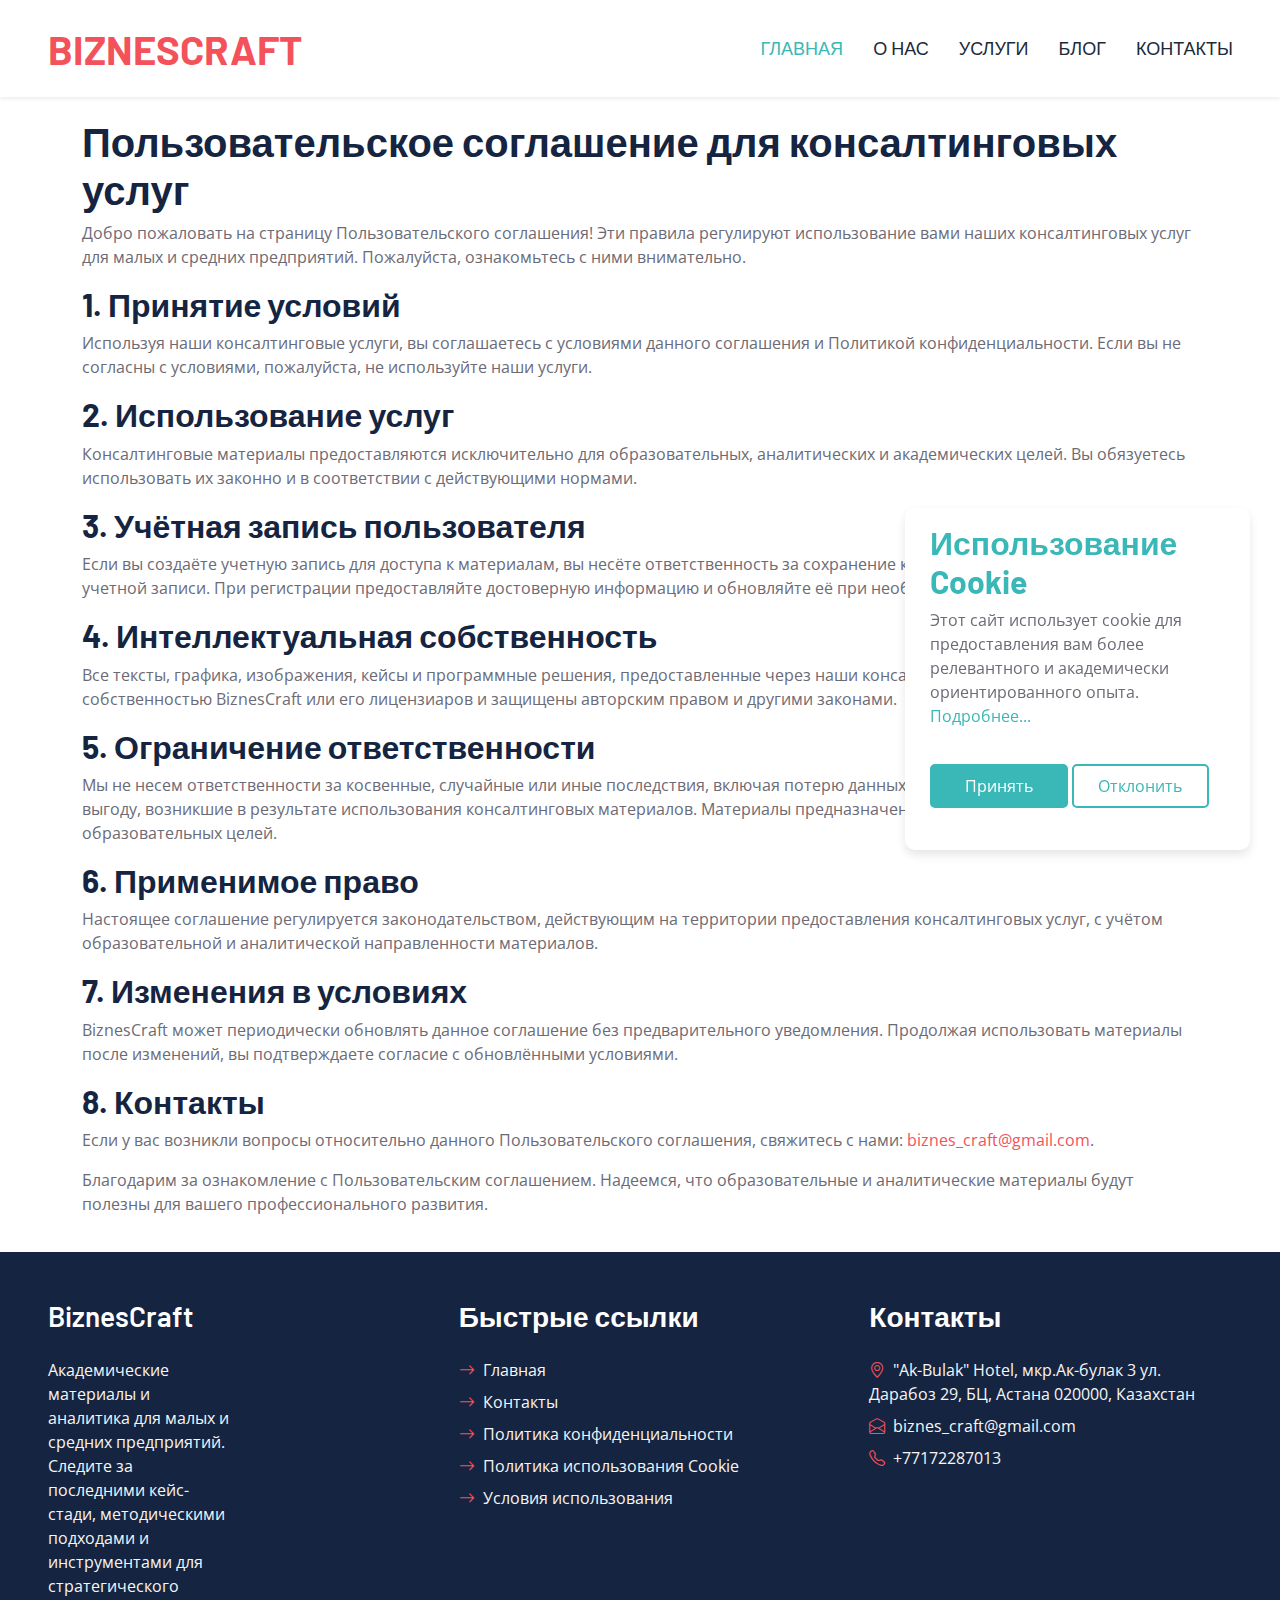
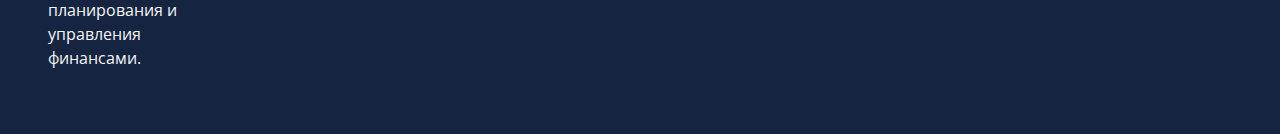
<file: terms-of-use.html>
<!DOCTYPE html>
<html lang="en">
    <head>
        <meta charset="utf-8" />
        <title>BiznesCraft</title>
        <meta content="width=device-width, initial-scale=1.0" name="viewport" />
        <meta
            name="keywords"
            content="консалтинг для малого и среднего бизнеса, поддержка проектов, стратегическое планирование, финансовый менеджмент, выход на новые рынки, кейсы, экспертиза, операционные улучшения, анализ данных"
        />
        <meta
            name="description"
            content="Консалтинг для МСБ: поддержка проектов, стратегическое планирование, финансовое управление и выход на новые рынки. Упор на экспертизу и реальные кейсы без продажных обещаний."
        />

        <!-- Favicon -->
        <link href="img/favicon.ico" rel="icon" />

        <!-- Google Web Fonts -->
        <link rel="preconnect" href="https://fonts.googleapis.com" />
        <link rel="preconnect" href="https://fonts.gstatic.com" crossorigin />
        <link
            href="https://fonts.googleapis.com/css2?family=Barlow:wght@500;600;700&family=Open+Sans:wght@400;600&display=swap"
            rel="stylesheet"
        />

        <!-- Icon Font Stylesheet -->
        <link
            href="https://cdnjs.cloudflare.com/ajax/libs/font-awesome/5.10.0/css/all.min.css"
            rel="stylesheet"
        />
        <link
            href="https://cdn.jsdelivr.net/npm/bootstrap-icons@1.4.1/font/bootstrap-icons.css"
            rel="stylesheet"
        />

        <!-- Libraries Stylesheet -->
        <link
            href="lib/owlcarousel/assets/owl.carousel.min.css"
            rel="stylesheet"
        />

        <!-- Customized Bootstrap Stylesheet -->
        <link href="css/bootstrap.min.css" rel="stylesheet" />

        <!-- Template Stylesheet -->
        <link href="css/style.css" rel="stylesheet" />
    </head>
    <body>
        <!-- Navbar Start -->
        <nav
            class="navbar navbar-expand-lg bg-white navbar-light shadow-sm px-5 py-3 py-lg-0"
        >
            <a href="index.html" class="navbar-brand p-0">
                <h1 class="m-0 text-uppercase text-primary">BiznesCraft</h1>
            </a>
            <button
                class="navbar-toggler"
                type="button"
                data-bs-toggle="collapse"
                data-bs-target="#navbarCollapse"
            >
                <span class="navbar-toggler-icon"></span>
            </button>
            <div class="collapse navbar-collapse" id="navbarCollapse">
                <div class="navbar-nav ms-auto py-0 me-n3">
                    <a href="index.html" class="nav-item nav-link active"
                        >Главная</a
                    >
                    <a href="about.html" class="nav-item nav-link">О нас</a>
                    <a href="service.html" class="nav-item nav-link">Услуги</a>
                    <a href="blog.html" class="nav-item nav-link">Блог</a>
                    <a href="contact.html" class="nav-item nav-link"
                        >Контакты</a
                    >
                </div>
            </div>
        </nav>
        <!-- Navbar End -->

        <!--menu end-->
        <main>
            <article class="container additional-wrapper">
                <div class="page__content" style="padding: 20px 0px">
                    <h1>
                        Пользовательское соглашение для консалтинговых услуг
                    </h1>
                    <p>
                        Добро пожаловать на страницу Пользовательского
                        соглашения! Эти правила регулируют использование вами
                        наших консалтинговых услуг для малых и средних
                        предприятий. Пожалуйста, ознакомьтесь с ними
                        внимательно.
                    </p>
                    <div>
                        <h2>1. Принятие условий</h2>
                        <p>
                            Используя наши консалтинговые услуги, вы
                            соглашаетесь с условиями данного соглашения и
                            Политикой конфиденциальности. Если вы не согласны с
                            условиями, пожалуйста, не используйте наши услуги.
                        </p>
                    </div>
                    <div>
                        <h2>2. Использование услуг</h2>
                        <p>
                            Консалтинговые материалы предоставляются
                            исключительно для образовательных, аналитических и
                            академических целей. Вы обязуетесь использовать их
                            законно и в соответствии с действующими нормами.
                        </p>
                    </div>
                    <div>
                        <h2>3. Учётная запись пользователя</h2>
                        <p>
                            Если вы создаёте учетную запись для доступа к
                            материалам, вы несёте ответственность за сохранение
                            конфиденциальности данных вашей учетной записи. При
                            регистрации предоставляйте достоверную информацию и
                            обновляйте её при необходимости.
                        </p>
                    </div>
                    <div>
                        <h2>4. Интеллектуальная собственность</h2>
                        <p>
                            Все тексты, графика, изображения, кейсы и
                            программные решения, предоставленные через наши
                            консалтинговые услуги, являются собственностью
                            BiznesCraft или его лицензиаров и защищены авторским
                            правом и другими законами.
                        </p>
                    </div>
                    <div>
                        <h2>5. Ограничение ответственности</h2>
                        <p>
                            Мы не несем ответственности за косвенные, случайные
                            или иные последствия, включая потерю данных,
                            информации или упущенную выгоду, возникшие в
                            результате использования консалтинговых материалов.
                            Материалы предназначены исключительно для
                            образовательных целей.
                        </p>
                    </div>
                    <div>
                        <h2>6. Применимое право</h2>
                        <p>
                            Настоящее соглашение регулируется законодательством,
                            действующим на территории предоставления
                            консалтинговых услуг, с учётом образовательной и
                            аналитической направленности материалов.
                        </p>
                    </div>
                    <div>
                        <h2>7. Изменения в условиях</h2>
                        <p>
                            BiznesCraft может периодически обновлять данное
                            соглашение без предварительного уведомления.
                            Продолжая использовать материалы после изменений, вы
                            подтверждаете согласие с обновлёнными условиями.
                        </p>
                    </div>
                    <div>
                        <h2>8. Контакты</h2>
                        <p>
                            Если у вас возникли вопросы относительно данного
                            Пользовательского соглашения, свяжитесь с нами:
                            <a href="mailto:biznes_craft@gmail.com"
                                >biznes_craft@gmail.com</a
                            >.
                        </p>
                    </div>
                    <footer>
                        <p>
                            Благодарим за ознакомление с Пользовательским
                            соглашением. Надеемся, что образовательные и
                            аналитические материалы будут полезны для вашего
                            профессионального развития.
                        </p>
                    </footer>
                </div>
            </article>
        </main>

        <!-- Footer Start -->
        <div class="container-fluid bg-dark text-secondary p-5">
            <div class="row g-5">
                <div class="col-lg-4 col-md-6">
                    <h3 class="text-white mb-4">BiznesCraft</h3>
                    <div
                        style="width: 50%"
                        class="d-flex flex-column justify-content-start"
                    >
                        <p>
                            Академические материалы и аналитика для малых и
                            средних предприятий. Следите за последними
                            кейс-стади, методическими подходами и инструментами
                            для стратегического планирования и управления
                            финансами.
                        </p>
                    </div>
                </div>
                <div class="col-lg-4 col-md-6">
                    <h3 class="text-white mb-4">Быстрые ссылки</h3>
                    <div class="d-flex flex-column justify-content-start">
                        <a class="text-secondary mb-2" href="#"
                            ><i class="bi bi-arrow-right text-primary me-2"></i
                            >Главная</a
                        >
                        <a class="text-secondary mb-2" href="contact.html"
                            ><i class="bi bi-arrow-right text-primary me-2"></i
                            >Контакты</a
                        >
                        <a
                            class="text-secondary mb-2"
                            href="privacy-policy.html"
                            ><i class="bi bi-arrow-right text-primary me-2"></i
                            >Политика конфиденциальности</a
                        >
                        <a class="text-secondary mb-2" href="cookie-policy.html"
                            ><i class="bi bi-arrow-right text-primary me-2"></i
                            >Политика использования Cookie</a
                        >
                        <a class="text-secondary" href="terms-of-use.html"
                            ><i class="bi bi-arrow-right text-primary me-2"></i
                            >Условия использования</a
                        >
                    </div>
                </div>
                <div class="col-lg-4 col-md-6">
                    <h3 class="text-white mb-4">Контакты</h3>
                    <p class="mb-2">
                        <i class="bi bi-geo-alt text-primary me-2"></i
                        >"Ak-Bulak" Hotel, мкр.Ак-булак 3 ул. Дарабоз 29, БЦ,
                        Астана 020000, Казахстан
                    </p>
                    <p class="mb-2">
                        <i class="bi bi-envelope-open text-primary me-2"></i
                        >biznes_craft@gmail.com
                    </p>
                    <p class="mb-0">
                        <i class="bi bi-telephone text-primary me-2"></i
                        >+77172287013
                    </p>
                </div>
            </div>
        </div>
        <!-- Footer End -->

        <!-- Cookie banner -->
        <div class="cookie-wrapper show">
            <header>
                <i class="bx bx-cookie"></i>
                <h2>Использование Cookie</h2>
            </header>

            <div class="data">
                <p>
                    Этот сайт использует cookie для предоставления вам более
                    релевантного и академически ориентированного опыта.
                    <a href="cookie-policy.html">Подробнее...</a>
                </p>
            </div>

            <div class="buttons">
                <button class="cookie-button" id="acceptBtn">Принять</button>
                <button class="cookie-button" id="declineBtn">Отклонить</button>
            </div>
        </div>
        <!-- End Cookie banner -->

        <!-- Back to Top -->
        <a
            href="#"
            class="btn btn-lg btn-primary btn-lg-square rounded-circle back-to-top"
            ><i class="bi bi-arrow-up"></i
        ></a>

        <!-- JavaScript Libraries -->
        <script src="https://code.jquery.com/jquery-3.4.1.min.js"></script>
        <script src="https://cdn.jsdelivr.net/npm/bootstrap@5.0.0/dist/js/bootstrap.bundle.min.js"></script>
        <script src="lib/easing/easing.min.js"></script>
        <script src="lib/waypoints/waypoints.min.js"></script>
        <script src="lib/owlcarousel/owl.carousel.min.js"></script>

        <!-- Template Javascript -->
        <script src="js/main.js"></script>
        <script src="js/cookiebanner.js"></script>
    </body>
</html>
</file>
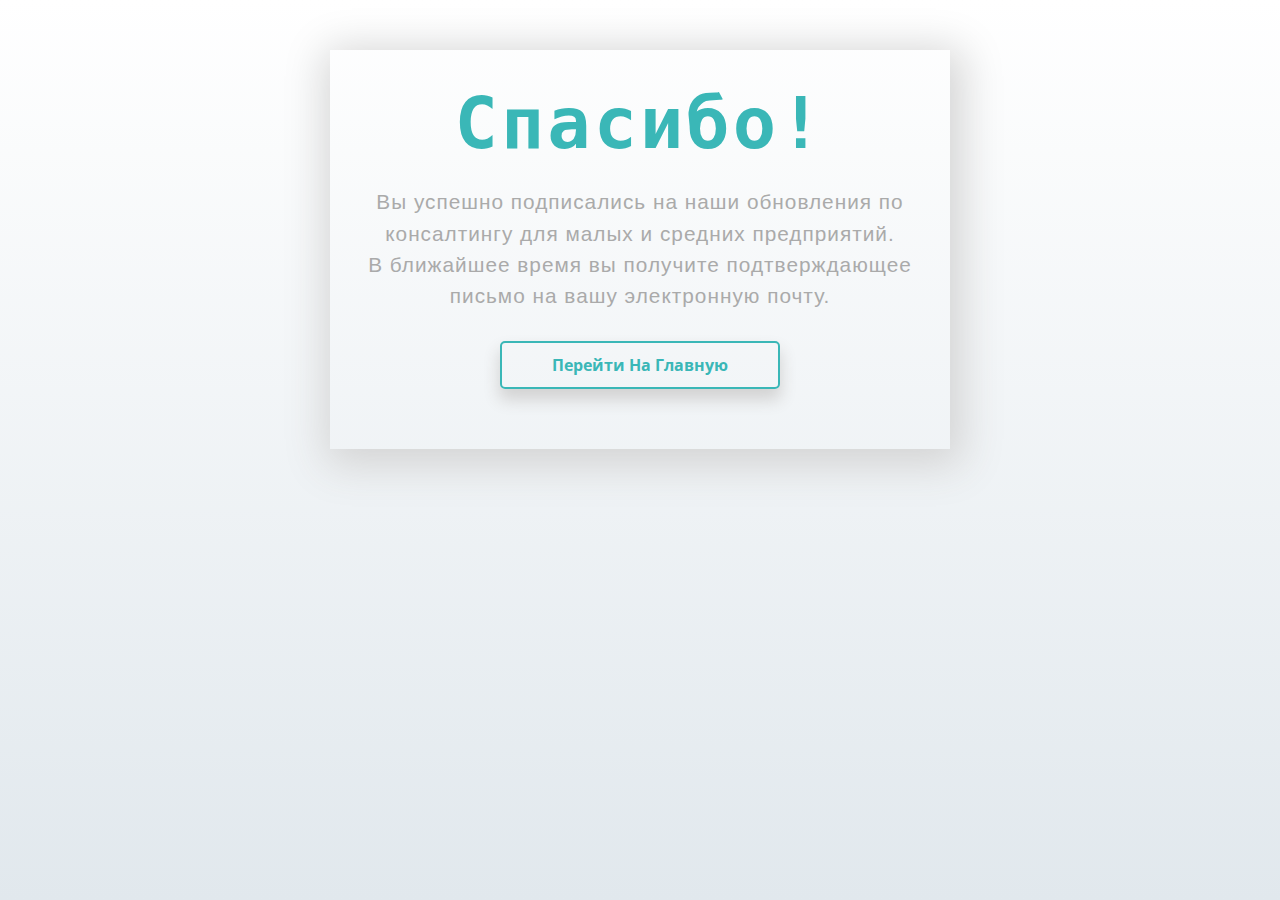
<file: thanks.html>
<!DOCTYPE html>
<html lang="en">
    <head>
        <meta charset="utf-8" />
        <title>BiznesCraft</title>
        <meta content="width=device-width, initial-scale=1.0" name="viewport" />
        <meta
            name="keywords"
            content="консалтинг для малого и среднего бизнеса, поддержка проектов, стратегическое планирование, финансовый менеджмент, выход на новые рынки, кейсы, экспертиза, операционные улучшения, анализ данных"
        />
        <meta
            name="description"
            content="Консалтинг для МСБ: поддержка проектов, стратегическое планирование, финансовое управление и выход на новые рынки. Упор на экспертизу и реальные кейсы без продажных обещаний."
        />

        <!-- Favicon -->
        <link href="img/favicon.ico" rel="icon" />

        <!-- Google Web Fonts -->
        <link rel="preconnect" href="https://fonts.googleapis.com" />
        <link rel="preconnect" href="https://fonts.gstatic.com" crossorigin />
        <link
            href="https://fonts.googleapis.com/css2?family=Barlow:wght@500;600;700&family=Open+Sans:wght@400;600&display=swap"
            rel="stylesheet"
        />

        <!-- Icon Font Stylesheet -->
        <link
            href="https://cdnjs.cloudflare.com/ajax/libs/font-awesome/5.10.0/css/all.min.css"
            rel="stylesheet"
        />
        <link
            href="https://cdn.jsdelivr.net/npm/bootstrap-icons@1.4.1/font/bootstrap-icons.css"
            rel="stylesheet"
        />

        <!-- Libraries Stylesheet -->
        <link
            href="lib/owlcarousel/assets/owl.carousel.min.css"
            rel="stylesheet"
        />

        <!-- Customized Bootstrap Stylesheet -->
        <link href="css/bootstrap.min.css" rel="stylesheet" />

        <!-- Template Stylesheet -->
        <link href="css/style.css" rel="stylesheet" />
        <link href="css/thanks.css" rel="stylesheet" />
    </head>
    <body>
        <div class="content">
            <div class="wrapper-1">
                <div class="wrapper-2">
                    <h1>Спасибо!</h1>
                    <p>
                        Вы успешно подписались на наши обновления по консалтингу
                        для малых и средних предприятий.
                    </p>
                    <p>
                        В ближайшее время вы получите подтверждающее письмо на
                        вашу электронную почту.
                    </p>
                    <a href="index.html">
                        <button id="go-home">Перейти на главную</button>
                    </a>
                </div>
            </div>
        </div>
    </body>
</html>
</file>
<file: css/style.css>
/********** Template CSS **********/
:root {
    --primary: #3AB7B7;
    --secondary: #F5F7F9;
    --light: #ffffff;
    --dark: #1E2A38;
}

h1,
h2,
.font-weight-bold {
    font-weight: 700 !important;
}

h3,
h4,
.font-weight-semi-bold {
    font-weight: 600 !important;
}

h5,
h6,
.font-weight-medium {
    font-weight: 500 !important;
}

.pt-6 {
    padding-top: 90px;
}

.pb-6 {
    padding-bottom: 90px;
}

.py-6 {
    padding-top: 90px;
    padding-bottom: 90px;
}

.btn {
    font-family: "Barlow", sans-serif;
    font-weight: 600;
    transition: 0.5s;
}

.btn-primary {
    color: #ffffff;
}

.btn-square {
    width: 36px;
    height: 36px;
}

.btn-sm-square {
    width: 28px;
    height: 28px;
}

.btn-lg-square {
    width: 46px;
    height: 46px;
}

.btn-square,
.btn-sm-square,
.btn-lg-square {
    padding-left: 0;
    padding-right: 0;
    text-align: center;
}

.back-to-top {
    position: fixed;
    display: none;
    right: 45px;
    bottom: 45px;
    z-index: 99;
}

.top-shape::before {
    position: absolute;
    content: "";
    width: 35px;
    height: 100%;
    top: 0;
    left: -17px;
    background: var(--primary);
    transform: skew(40deg);
}

.navbar-light .navbar-nav .nav-link {
    font-family: "Barlow", sans-serif;
    padding: 35px 15px;
    font-size: 18px;
    text-transform: uppercase;
    color: var(--dark);
    outline: none;
    transition: 0.5s;
}

.sticky-top.navbar-light .navbar-nav .nav-link {
    padding: 20px 15px;
}

.navbar-light .navbar-nav .nav-link:hover,
.navbar-light .navbar-nav .nav-link.active {
    color: var(--primary);
}

@media (max-width: 991.98px) {
    .navbar-light .navbar-nav .nav-link {
        padding: 10px 0;
    }
}

.carousel-caption {
    top: 0;
    left: 0;
    right: 0;
    bottom: 0;
    background: rgba(21, 36, 64, 0.7);
    z-index: 1;
}

@media (max-width: 576px) {
    .carousel-caption h5 {
        font-size: 14px;
        font-weight: 500 !important;
    }

    .carousel-caption h1 {
        font-size: 30px;
        font-weight: 600 !important;
    }
}

.carousel-control-prev,
.carousel-control-next {
    width: 10%;
}

.carousel-control-prev-icon,
.carousel-control-next-icon {
    width: 3rem;
    height: 3rem;
}

.service-item {
    position: relative;
    overflow: hidden;
    height: 350px;
    display: flex;
    flex-direction: column;
    align-items: center;
    justify-content: center;
    transition: 0.3s;
}

.service-item::after {
    position: absolute;
    content: "";
    width: 100%;
    height: 50px;
    bottom: -50px;
    left: 0;
    background: var(--light);
    border-radius: 100% 100% 0 0;
    box-shadow: 0px -10px 5px #eeeeee;
    transition: 0.5s;
}

.service-item:hover::after {
    bottom: -25px;
}

.service-item p {
    transition: 0.3s;
}

.service-item:hover p {
    margin-bottom: 25px !important;
}

.team-item img {
    transform: scale(1.15);
    margin-left: -30px;
    transition: 0.5s;
}

.team-item:hover img {
    margin-left: 0;
}

.team-item .team-text {
    left: -100%;
    transition: 0.5s;
}

.team-item .team-text::after {
    position: absolute;
    content: "";
    width: 0;
    height: 0;
    top: 50%;
    right: -60px;
    margin-top: -30px;
    border: 30px solid;
    border-color: transparent transparent transparent var(--primary);
}

.team-item:hover .team-text {
    left: 0;
}

.testimonial-carousel .owl-nav {
    margin-top: 30px;
    display: flex;
    justify-content: start;
}

.testimonial-carousel .owl-nav .owl-prev,
.testimonial-carousel .owl-nav .owl-next {
    position: relative;
    margin: 0 5px;
    width: 45px;
    height: 45px;
    display: flex;
    align-items: center;
    justify-content: center;
    color: #ffffff;
    background: var(--primary);
    font-size: 22px;
    border-radius: 45px;
    transition: 0.5s;
}

.testimonial-carousel .owl-nav .owl-prev:hover,
.testimonial-carousel .owl-nav .owl-next:hover {
    color: var(--dark);
}

.testimonial-carousel .owl-item img {
    width: 90px;
    height: 90px;
}

.blog-item img {
    transition: 0.5s;
    width: 100%;
}

.blog-item:hover img {
    transform: scale(1.1);
}

/* Google Fonts - Poppins */
@import url("https://fonts.googleapis.com/css2?family=Poppins:wght@300;400;500;600&display=swap");

.cookie-wrapper {
    position: fixed;
    bottom: 50px;
    right: 30px;
    max-width: 345px;
    width: 100%;
    background: #fff;
    border-radius: 10px;
    padding: 15px 25px 22px;
    transition: right 0.3s ease;
    box-shadow: 0 5px 10px rgba(0, 0, 0, 0.1);
    z-index: 999;
}
.cookie-wrapper .show {
    right: 20px;
}

.hidden {
    display: none;
}
header i {
    color: #3AB7B7;
    font-size: 32px;
}
header h2 {
    color: #3AB7B7;
    font-weight: 500;
}
.data p a {
    color: #3AB7B7;
    text-decoration: none;
}
.data p a:hover {
    text-decoration: underline;
}
.buttons {
    padding: 20px 0px;
}
.buttons .cookie-button {
    border: 2px solid #3AB7B7;
    color: #fff;
    padding: 8px 0;
    border-radius: 5px;
    background: #3AB7B7;
    cursor: pointer;
    width: calc(100% / 2 - 10px);
    transition: all 0.2s ease;
}
.buttons #acceptBtn:hover {
    background-color: #3AB7B7;
}
#declineBtn {
    background-color: #fff;
    color: #3AB7B7;
    border-color: #3AB7B7;
}
#declineBtn:hover {
    background-color: #3AB7B7;
    color: #fff;
}
</file>
<file: css/thanks.css>
* {
    box-sizing: border-box;
}
body {
    background: #ffffff;
    background: linear-gradient(to bottom, #ffffff 0%, #e1e8ed 100%);
    filter: progid:DXImageTransform.Microsoft.gradient( startColorstr='#ffffff', endColorstr='#e1e8ed',GradientType=0 );
    height: 100%;
    margin: 0;
    background-repeat: no-repeat;
    background-attachment: fixed;
}

.wrapper-1 {
    width: 100%;
    height: 100vh;
    display: flex;
    flex-direction: column;
}
.wrapper-2 {
    padding: 30px;
    text-align: center;
}
h1 {
    font-family: monospace;
    font-size: 4em;
    letter-spacing: 3px;
    color: #3AB7B7;
    margin: 0;
    margin-bottom: 20px;
}
.wrapper-2 p {
    margin: 0;
    font-size: 1.3em;
    color: #aaa;
    font-family: "Source Sans Pro", sans-serif;
    letter-spacing: 1px;
}
#go-home {
    transition: all 0.5s;
    color: #3AB7B7;
    background: none;
    border: none;
    padding: 10px 50px;
    margin: 30px 0;
    border-radius: 5px;
    text-transform: capitalize;
    box-shadow: 0 10px 16px 1px lightgray;
    border: 2px solid #3AB7B7;
    cursor: pointer;
    font-weight: bold;
    font-size: 16px;
}
#go-home:hover {
    background: #3AB7B7;
}
#go-home a {
    color: #3AB7B7;
}
a:hover #go-home {
    color: #fff !important;
}
.footer-like {
    margin-top: auto;
    background: #d7e6fe;
    padding: 6px;
    text-align: center;
}
.footer-like p {
    margin: 0;
    padding: 4px;
    color: #3AB7B7;
    font-family: "Source Sans Pro", sans-serif;
    letter-spacing: 1px;
}
.footer-like p a {
    text-decoration: none;
    color: #3AB7B7;
    font-weight: 600;
}

@media (min-width: 360px) {
    h1 {
        font-size: 4.5em;
    }
    .go-home {
        margin-bottom: 20px;
    }
}

@media (min-width: 600px) {
    .content {
        max-width: 1000px;
        margin: 0 auto;
    }
    .wrapper-1 {
        height: initial;
        max-width: 620px;
        margin: 0 auto;
        margin-top: 50px;
        box-shadow: 4px 8px 40px 8px lightgray;
    }
}
</file>
